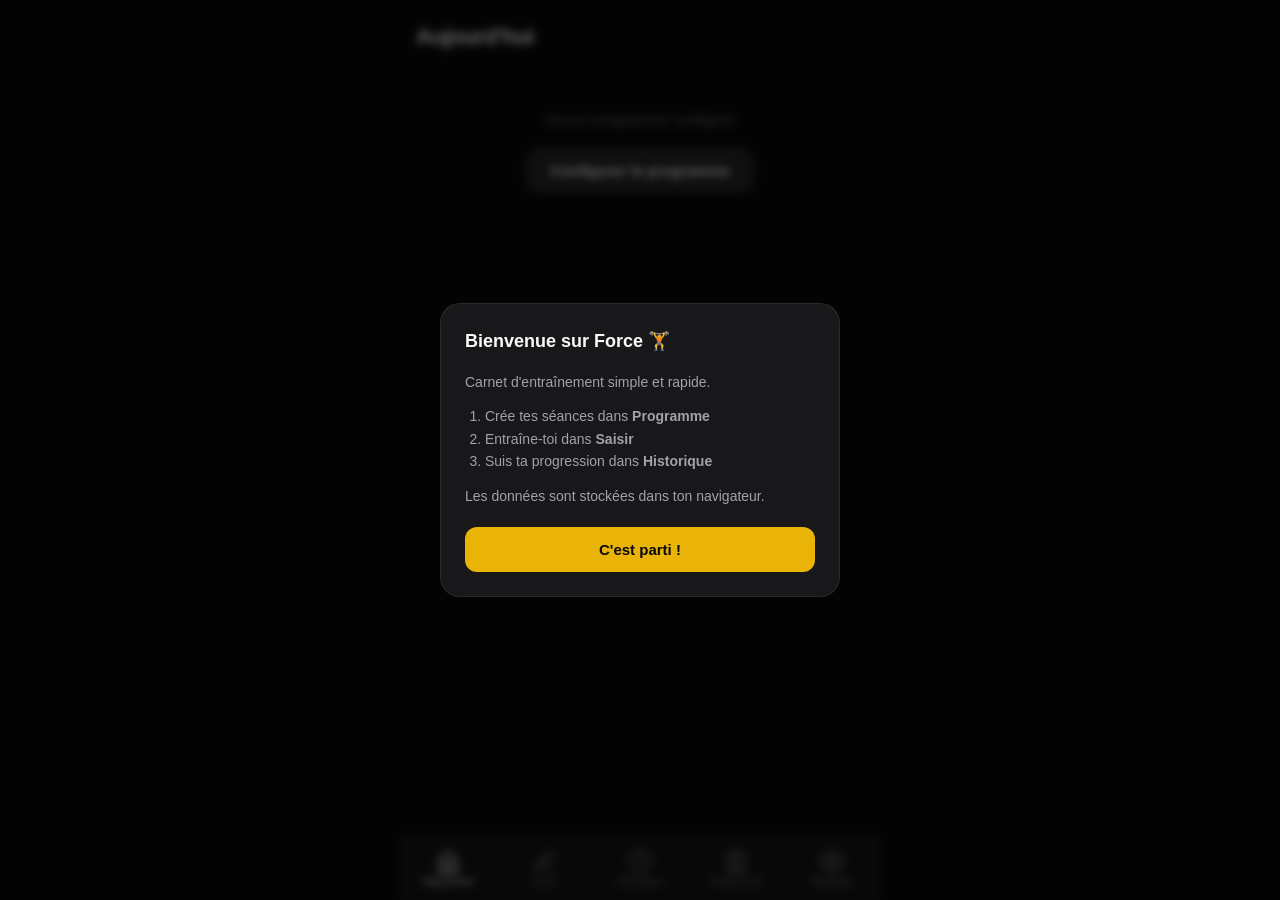
<file: mobile/index.html>
<!DOCTYPE html>
<html lang="fr">
<head>
  <meta charset="UTF-8">
  <meta name="viewport" content="width=device-width, initial-scale=1.0, viewport-fit=cover">
  <meta name="theme-color" content="#09090b">
  <meta name="apple-mobile-web-app-capable" content="yes">
  <meta name="apple-mobile-web-app-status-bar-style" content="black-translucent">
  <title>Force</title>
  <link rel="manifest" href="manifest.json">
  <link rel="icon" href="icons/icon.svg" type="image/svg+xml">
  <link rel="apple-touch-icon" href="icons/icon-192.png">
  <link rel="stylesheet" href="css/style.css">
</head>
<body>
  <div id="app">

    <div id="screen-today" class="screen active"></div>

    <div id="screen-log" class="screen"></div>

    <div id="screen-history" class="screen"></div>

    <div id="screen-program" class="screen"></div>

    <div id="screen-settings" class="screen"></div>

    <nav id="bottom-nav" role="navigation" aria-label="Navigation principale">
      <button class="nav-item active" data-screen="today" aria-label="Aujourd'hui">
        <svg viewBox="0 0 24 24" aria-hidden="true"><path d="M3 9l9-7 9 7v11a2 2 0 0 1-2 2H5a2 2 0 0 1-2-2z"/><polyline points="9 22 9 12 15 12 15 22"/></svg>
        <span>Aujourd'hui</span>
      </button>
      <button class="nav-item" data-screen="log" aria-label="Saisir">
        <svg viewBox="0 0 24 24" aria-hidden="true"><path d="M12 20h9"/><path d="M16.5 3.5a2.121 2.121 0 0 1 3 3L7 19l-4 1 1-4L16.5 3.5z"/></svg>
        <span>Saisir</span>
      </button>
      <button class="nav-item" data-screen="history" aria-label="Historique">
        <svg viewBox="0 0 24 24" aria-hidden="true"><circle cx="12" cy="12" r="10"/><polyline points="12 6 12 12 16 14"/></svg>
        <span>Historique</span>
      </button>
      <button class="nav-item" data-screen="program" aria-label="Programme">
        <svg viewBox="0 0 24 24" aria-hidden="true"><path d="M4 19.5A2.5 2.5 0 0 1 6.5 17H20"/><path d="M6.5 2H20v20H6.5A2.5 2.5 0 0 1 4 19.5v-15A2.5 2.5 0 0 1 6.5 2z"/><line x1="8" y1="7" x2="16" y2="7"/><line x1="8" y1="11" x2="14" y2="11"/></svg>
        <span>Programme</span>
      </button>
      <button class="nav-item" data-screen="settings" aria-label="Réglages">
        <svg viewBox="0 0 24 24" aria-hidden="true"><circle cx="12" cy="12" r="3"/><path d="M19.4 15a1.65 1.65 0 0 0 .33 1.82l.06.06a2 2 0 0 1 0 2.83 2 2 0 0 1-2.83 0l-.06-.06a1.65 1.65 0 0 0-1.82-.33 1.65 1.65 0 0 0-1 1.51V21a2 2 0 0 1-2 2 2 2 0 0 1-2-2v-.09A1.65 1.65 0 0 0 9 19.4a1.65 1.65 0 0 0-1.82.33l-.06.06a2 2 0 0 1-2.83 0 2 2 0 0 1 0-2.83l.06-.06A1.65 1.65 0 0 0 4.68 15a1.65 1.65 0 0 0-1.51-1H3a2 2 0 0 1-2-2 2 2 0 0 1 2-2h.09A1.65 1.65 0 0 0 4.6 9a1.65 1.65 0 0 0-.33-1.82l-.06-.06a2 2 0 0 1 0-2.83 2 2 0 0 1 2.83 0l.06.06A1.65 1.65 0 0 0 9 4.68a1.65 1.65 0 0 0 1-1.51V3a2 2 0 0 1 2-2 2 2 0 0 1 2 2v.09a1.65 1.65 0 0 0 1 1.51 1.65 1.65 0 0 0 1.82-.33l.06-.06a2 2 0 0 1 2.83 0 2 2 0 0 1 0 2.83l-.06.06a1.65 1.65 0 0 0-.33 1.82V9a1.65 1.65 0 0 0 1.51 1H21a2 2 0 0 1 2 2 2 2 0 0 1-2 2h-.09a1.65 1.65 0 0 0-1.51 1z"/></svg>
        <span>Réglages</span>
      </button>
    </nav>

    <div id="kb-dismiss"><button onclick="document.activeElement && document.activeElement.blur()">OK</button></div>

    <div id="modal" class="modal-overlay" role="dialog" aria-modal="true" aria-label="Dialogue">
      <div class="modal" id="modal-content"></div>
    </div>

    <div id="toast" class="toast" role="status" aria-live="polite"></div>
  </div>

  <script src="js/data.js"></script>
  <script src="js/export.js"></script>
  <script src="js/log.js"></script>
  <script src="js/app.js"></script>
</body>
</html>
</file>
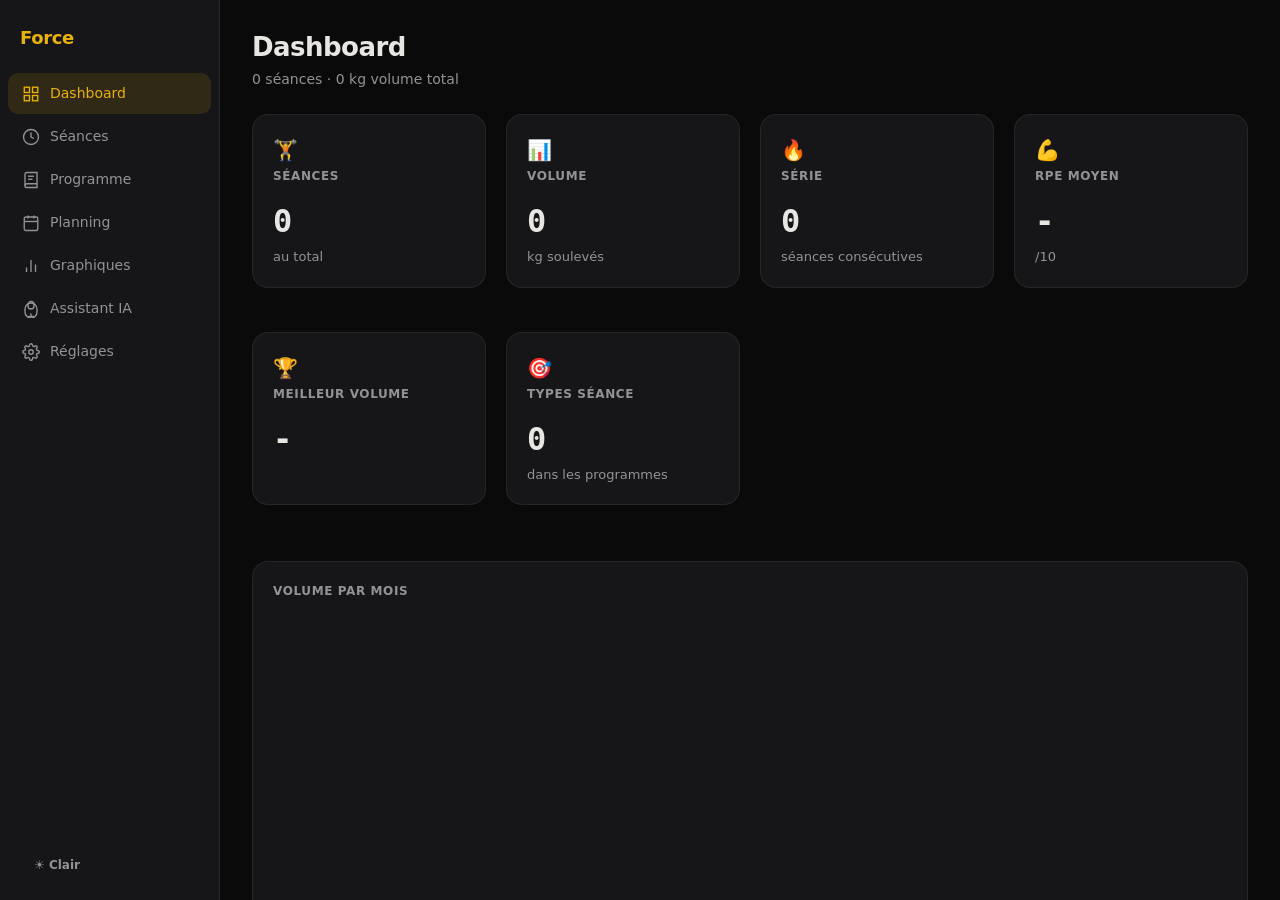
<file: desktop/dashboard.html>
<!DOCTYPE html>
<html lang="fr">
<head>
<meta charset="UTF-8">
<meta name="viewport" content="width=device-width, initial-scale=1.0">
<title>Force - Dashboard</title>
<style>
*,*::before,*::after{box-sizing:border-box;margin:0;padding:0}
:root{--bg:#0a0a0a;--surface:#161618;--surface-2:#1e1e20;--surface-3:#2a2a2d;--border:rgba(255,255,255,0.07);--border-2:rgba(255,255,255,0.12);--text:#e8e6e3;--text-2:#949296;--text-3:#6b696e;--accent:#eab308;--accent-bg:rgba(234,179,8,0.12);--success:#22c55e;--success-bg:rgba(34,197,94,0.12);--danger:#ef4444;--danger-bg:rgba(239,68,68,0.12);--blue:#3b82f6;--blue-bg:rgba(59,130,246,0.12);--orange:#f97316;--orange-bg:rgba(249,115,22,0.12);--font:system-ui,-apple-system,sans-serif;--font-mono:ui-monospace,SFMono-Regular,Menlo,monospace;--radius:10px;--radius-lg:16px;--sidebar-w:220px;--header-h:0px}
body.light{--bg:#f5f5f0;--surface:#ffffff;--surface-2:#e8e7e4;--surface-3:#dddcd8;--border:rgba(0,0,0,0.08);--border-2:rgba(0,0,0,0.15);--text:#1a1a18;--text-2:#6b696e;--text-3:#949296}
html,body{height:100%;font-family:var(--font);font-size:15px;line-height:1.5;color:var(--text);background:var(--bg);-webkit-font-smoothing:antialiased}
button{cursor:pointer;font:inherit;color:inherit;border:none;background:none}
input,textarea,select{font:inherit;color:inherit;border:none;outline:none;background:none}
input[type=number]::-webkit-inner-spin-button{-webkit-appearance:none}
a{color:var(--accent);text-decoration:none}

.layout{display:flex;height:100vh;overflow:hidden}
.sidebar{width:var(--sidebar-w);background:var(--surface);border-right:1px solid var(--border);display:flex;flex-direction:column;flex-shrink:0;padding:12px 8px;gap:2px}
.sidebar-brand{padding:12px 12px 20px;font-weight:800;font-size:18px;letter-spacing:-0.02em;color:var(--accent);display:flex;align-items:center;gap:8px}
.sidebar-item{display:flex;align-items:center;gap:10px;padding:10px 14px;border-radius:var(--radius);color:var(--text-2);font-weight:500;font-size:14px;transition:all .15s}
.sidebar-item:hover{background:var(--surface-2);color:var(--text)}
.sidebar-item.active{background:var(--accent-bg);color:var(--accent)}
.sidebar-item svg{width:18px;height:18px;stroke:currentColor;fill:none;stroke-width:1.8;flex-shrink:0}
.sidebar-spacer{flex:1}
.sidebar-footer{padding:8px 14px;font-size:12px;color:var(--text-3)}

.main{flex:1;overflow-y:auto;padding:28px 32px;min-width:0}
.main::-webkit-scrollbar{width:6px}
.main::-webkit-scrollbar-track{background:transparent}
.main::-webkit-scrollbar-thumb{background:var(--surface-3);border-radius:3px}

.view{display:none}
.view.active{display:block}

.page-header{display:flex;align-items:center;justify-content:space-between;margin-bottom:24px;flex-wrap:wrap;gap:12px}
.page-title{font-size:26px;font-weight:800;letter-spacing:-0.02em}
.page-subtitle{font-size:14px;color:var(--text-2);margin-top:2px}
.page-actions{display:flex;gap:8px;align-items:center}

.card{background:var(--surface);border:1px solid var(--border);border-radius:var(--radius-lg);padding:20px;margin-bottom:24px}
.card-title{font-size:12px;font-weight:600;color:var(--text-2);text-transform:uppercase;letter-spacing:.05em;margin-bottom:12px}
.card-value{font-size:32px;font-weight:700;letter-spacing:-0.02em;font-family:var(--font-mono)}
.card-label{font-size:13px;color:var(--text-2);margin-top:2px}

.stats-grid{display:grid;grid-template-columns:repeat(auto-fit,minmax(220px,1fr));gap:20px;margin-bottom:32px}
.stats-grid .card{transition:all .2s}
.stats-grid .card:hover{transform:translateY(-2px);border-color:var(--border-2)}
.chart-grid{display:grid;grid-template-columns:1fr 1fr;gap:20px;margin-bottom:20px}
.chart-card{background:var(--surface);border:1px solid var(--border);border-radius:var(--radius-lg);padding:20px;margin-bottom:24px}
.chart-grid .chart-card{margin-bottom:0}
.chart-card .card-title{margin-bottom:10px}
.chart-card canvas{width:100%;height:280px;display:block}
.chart-desc{font-size:13px;color:var(--text-3);margin-top:8px;font-style:italic;line-height:1.5}
.card-gap{margin-bottom:24px}

.btn{display:inline-flex;align-items:center;justify-content:center;gap:6px;padding:9px 18px;border-radius:var(--radius);font-weight:600;font-size:13px;transition:all .15s}
.btn:active{transform:scale(.97)}
.btn-primary{background:var(--accent);color:#0a0a0a}
.btn-secondary{background:var(--surface-3);color:var(--text)}
.btn-secondary:hover{background:var(--border-2)}
.btn-success{background:var(--success);color:#0a0a0a}
.btn-danger{background:var(--danger-bg);color:var(--danger)}
.btn-ghost{background:transparent;color:var(--text-2);padding:6px 10px}
.btn-sm{padding:6px 12px;font-size:12px}
.btn-icon{width:34px;height:34px;padding:0;border-radius:50%}

.badge{display:inline-flex;align-items:center;gap:4px;padding:3px 9px;border-radius:999px;font-size:11px;font-weight:600}
.badge-session-0{background:var(--blue-bg);color:var(--blue)}
.badge-session-1{background:var(--orange-bg);color:var(--orange)}
.badge-session-2{background:#1a3a2a;color:#4ade80}
.badge-session-3{background:#2a1a3a;color:#c084fc}
.badge-session-4{background:#3a1a2a;color:#f472b6}
.badge-session-5{background:#1a2a3a;color:#22d3ee}
.badge-session-6{background:#3a2a1a;color:#fb923c}
.badge-session-7{background:#2a2a1a;color:#facc15}
.badge-accent{background:var(--accent-bg);color:var(--accent)}
.badge-success{background:var(--success-bg);color:var(--success)}

table{width:100%;border-collapse:collapse;font-size:14px}
th{text-align:left;padding:10px 12px;color:var(--text-2);font-weight:600;font-size:12px;text-transform:uppercase;letter-spacing:.03em;border-bottom:1px solid var(--border)}
td{padding:10px 12px;border-bottom:1px solid var(--border)}
tr:hover td{background:var(--surface-2)}

input.input,textarea.input,select.input{width:100%;padding:10px 14px;background:var(--surface-2);border:1px solid var(--border);border-radius:var(--radius);font-size:14px;color:var(--text);transition:border-color .15s}
input.input:focus,textarea.input:focus,select.input:focus{border-color:var(--accent)}
textarea.input{resize:vertical;min-height:70px}
.input-group{margin-bottom:14px}
.input-label{font-size:12px;font-weight:600;color:var(--text-2);margin-bottom:4px;display:block}

.modal-overlay{position:fixed;top:0;left:0;right:0;bottom:0;background:rgba(0,0,0,.6);backdrop-filter:blur(4px);z-index:200;display:none;align-items:center;justify-content:center}
.modal-overlay.active{display:flex}
.modal{background:var(--surface);border:1px solid var(--border-2);border-radius:var(--radius-lg);padding:24px;width:90%;max-width:500px;max-height:85vh;overflow-y:auto}
.modal-title{font-size:18px;font-weight:700;margin-bottom:16px}
.modal-actions{display:flex;gap:8px;margin-top:20px;justify-content:flex-end}
.modal-actions .btn{flex:auto;max-width:200px}
.modal-lg{max-width:650px}

.code-area{width:100%;min-height:80px;padding:12px;background:var(--surface-2);border:1px solid var(--border);border-radius:var(--radius);font-family:var(--font-mono);font-size:12px;color:var(--text-2);resize:vertical}

.toast{position:fixed;bottom:24px;right:24px;background:var(--surface);border:1px solid var(--border-2);border-radius:var(--radius);padding:12px 20px;font-size:14px;font-weight:500;z-index:300;opacity:0;transition:opacity .3s;pointer-events:none}
.toast.show{opacity:1}
.toast.success{border-color:var(--success)}
.toast.error{border-color:var(--danger)}

.empty-state{text-align:center;padding:48px 20px;color:var(--text-3)}
.empty-state svg{width:48px;height:48px;stroke:var(--text-3);margin-bottom:12px;opacity:.5}
.empty-state p{font-size:15px}

.session-row{cursor:pointer;transition:background .15s}
.session-row:hover td{background:var(--surface-2)!important}
.exercise-block{padding:12px;background:var(--surface-2);border-radius:var(--radius);margin-bottom:8px;border-left:3px solid var(--accent)}
.exercise-block:nth-child(even){background:var(--surface)}
.exercise-block:last-child{margin-bottom:0}
.exercise-block-name{font-weight:600;font-size:15px}
.exercise-block-sets{font-family:var(--font-mono);font-size:14px;color:var(--text);margin-top:4px}
.exercise-block-meta{display:flex;gap:12px;margin-top:4px;font-size:13px}

.settings-card{text-align:center;padding:20px}
.settings-card .btn{padding:10px 20px;font-size:14px}
.settings-stats-grid{display:grid;grid-template-columns:repeat(auto-fit,minmax(140px,1fr));gap:16px}
.settings-stats-grid .stat-box{background:var(--surface-2);border:1px solid var(--border);border-radius:var(--radius);padding:16px 12px;text-align:center}
.settings-stats-grid .stat-box .card-value{font-size:28px}
.settings-actions{display:flex;gap:12px;justify-content:center;flex-wrap:wrap}
.settings-actions .btn{padding:14px 28px;font-size:15px;font-weight:700;border-radius:var(--radius-lg)}
.btn-import{background:var(--success);color:#0a0a0a}
.btn-import:hover{filter:brightness(1.1)}

.program-exercise{display:flex;align-items:flex-start;gap:10px;padding:12px 14px;background:var(--surface-2);border-left:3px solid var(--accent-bg);border-radius:var(--radius);margin-bottom:8px;cursor:pointer;transition:all .15s}
.program-exercise:hover{background:var(--surface-3);border-left-color:var(--accent)}
.program-exercise-info{flex:1}
.program-exercise-name{font-weight:600;font-size:15px;margin-bottom:4px}
.program-exercise-targets{display:flex;gap:8px;flex-wrap:wrap;margin-bottom:4px}
.program-exercise-targets .tg{display:inline-flex;align-items:center;gap:3px;padding:2px 8px;border-radius:999px;font-size:11px;font-weight:600;background:var(--surface-3);color:var(--text-2)}
.program-exercise-targets .tg-reps{background:var(--accent-bg);color:var(--accent)}
.program-exercise-targets .tg-weight{background:var(--success-bg);color:var(--success)}
.program-exercise-targets .tg-rest{background:var(--blue-bg);color:var(--blue)}
.program-exercise-last{font-size:12px;color:var(--text-3);display:flex;align-items:center;gap:4px;margin-top:2px}

.ex-lib-item{display:flex;align-items:center;gap:8px;padding:8px 10px;background:var(--surface-2);border-radius:var(--radius);margin-bottom:4px;font-size:13px;transition:background .15s;cursor:pointer}
.ex-lib-item:hover{background:var(--surface-3)}
.ex-lib-item .ex-lib-name{flex:1;font-weight:500}
.ex-lib-item .ex-lib-count{font-size:11px;color:var(--text-3);font-family:var(--font-mono)}
.session-card{margin-bottom:16px}
.session-card-header{display:flex;align-items:center;justify-content:space-between;margin-bottom:10px}

.filter-bar{display:flex;gap:8px;margin-bottom:16px;flex-wrap:wrap;align-items:center}
.filter-bar select{min-width:140px}

.fade-in{animation:fadeIn .25s ease-out}
@keyframes fadeIn{from{opacity:0;transform:translateY(8px)}to{opacity:1;transform:translateY(0)}}

.ai-question{display:flex;align-items:center;gap:8px;padding:8px 12px;background:var(--surface-2);border-radius:var(--radius);margin-bottom:0;cursor:pointer;transition:all .15s;border:1px solid transparent}
.ai-question:hover{background:var(--surface-3);border-color:var(--border-2)}
.ai-question:has(input:checked){background:var(--accent-bg);border-color:var(--accent)}
.ai-prompt-area{width:100%;min-height:160px;padding:14px;background:var(--surface-2);border:1px solid var(--border);border-radius:var(--radius);font-family:var(--font-mono);font-size:12px;color:var(--text-2);resize:vertical;line-height:1.6}

.calendar-grid{display:grid;grid-template-columns:repeat(7,1fr);gap:6px;margin-bottom:16px}
.calendar-day{display:flex;flex-direction:column;align-items:center;justify-content:center;border-radius:var(--radius);background:var(--surface-2);border:1px solid var(--border);font-size:12px;cursor:pointer;transition:all .15s;min-height:68px;padding:4px 2px}
.calendar-day:hover{background:var(--surface-3);border-color:var(--accent)}
.calendar-day.today{border-color:var(--accent);background:var(--accent-bg)}
.calendar-day .day-name{font-size:10px;color:var(--text-3);text-transform:uppercase;letter-spacing:.04em;margin-bottom:2px}
.calendar-day .day-num{font-weight:700;font-size:14px}
.calendar-day .day-label{font-size:10px;color:var(--text-3);margin-top:2px;text-align:center;line-height:1.2;max-width:100%;overflow:hidden;text-overflow:ellipsis;white-space:nowrap}
.calendar-day .day-empty{font-size:10px;color:var(--text-3)}
.calendar-header{font-size:12px;font-weight:600;color:var(--text-2);text-align:center;padding:4px 0}
.calendar-nav{display:flex;align-items:center;justify-content:space-between;margin-bottom:12px;gap:8px}
.calendar-nav .btn{padding:6px 12px;font-size:13px}

@media(max-width:800px){.sidebar{width:56px}.sidebar-item span,.sidebar-brand span{display:none}.sidebar-brand{padding:12px 8px 20px;justify-content:center}.main{padding:16px}.chart-grid{grid-template-columns:1fr}.stats-grid{grid-template-columns:1fr 1fr}}
@media(max-width:480px){.stats-grid{grid-template-columns:1fr}}
</style>
</head>
<body>
<div class="layout">
  <nav class="sidebar">
    <div class="sidebar-brand"><span>Force</span></div>
    <button class="sidebar-item active" data-view="dashboard">
      <svg viewBox="0 0 24 24"><rect x="3" y="3" width="7" height="7"/><rect x="14" y="3" width="7" height="7"/><rect x="3" y="14" width="7" height="7"/><rect x="14" y="14" width="7" height="7"/></svg>
      <span>Dashboard</span>
    </button>
    <button class="sidebar-item" data-view="sessions">
      <svg viewBox="0 0 24 24"><circle cx="12" cy="12" r="10"/><polyline points="12 6 12 12 16 14"/></svg>
      <span>Séances</span>
    </button>
    <button class="sidebar-item" data-view="program">
      <svg viewBox="0 0 24 24"><path d="M4 19.5A2.5 2.5 0 0 1 6.5 17H20"/><path d="M6.5 2H20v20H6.5A2.5 2.5 0 0 1 4 19.5v-15A2.5 2.5 0 0 1 6.5 2z"/><line x1="8" y1="7" x2="16" y2="7"/><line x1="8" y1="11" x2="14" y2="11"/></svg>
      <span>Programme</span>
    </button>
    <button class="sidebar-item" data-view="planning">
      <svg viewBox="0 0 24 24"><rect x="3" y="4" width="18" height="18" rx="2" ry="2"/><line x1="16" y1="2" x2="16" y2="6"/><line x1="8" y1="2" x2="8" y2="6"/><line x1="3" y1="10" x2="21" y2="10"/></svg>
      <span>Planning</span>
    </button>
    <button class="sidebar-item" data-view="charts">
      <svg viewBox="0 0 24 24"><line x1="18" y1="20" x2="18" y2="10"/><line x1="12" y1="20" x2="12" y2="4"/><line x1="6" y1="20" x2="6" y2="14"/></svg>
      <span>Graphiques</span>
    </button>
    <button class="sidebar-item" data-view="assistant">
      <svg viewBox="0 0 24 24"><path d="M12 2a4 4 0 0 1 4 4v2a4 4 0 0 1-8 0V6a4 4 0 0 1 4-4z"/><path d="M4 12a8 8 0 0 1 16 0v4a8 8 0 0 1-16 0v-4z"/><line x1="12" y1="18" x2="12" y2="22"/><line x1="8" y1="22" x2="16" y2="22"/></svg>
      <span>Assistant IA</span>
    </button>
    <button class="sidebar-item" data-view="settings">
      <svg viewBox="0 0 24 24"><circle cx="12" cy="12" r="3"/><path d="M19.4 15a1.65 1.65 0 0 0 .33 1.82l.06.06a2 2 0 0 1 0 2.83 2 2 0 0 1-2.83 0l-.06-.06a1.65 1.65 0 0 0-1.82-.33 1.65 1.65 0 0 0-1 1.51V21a2 2 0 0 1-2 2 2 2 0 0 1-2-2v-.09A1.65 1.65 0 0 0 9 19.4a1.65 1.65 0 0 0-1.82.33l-.06.06a2 2 0 0 1-2.83 0 2 2 0 0 1 0-2.83l.06-.06A1.65 1.65 0 0 0 4.68 15a1.65 1.65 0 0 0-1.51-1H3a2 2 0 0 1-2-2 2 2 0 0 1 2-2h.09A1.65 1.65 0 0 0 4.6 9a1.65 1.65 0 0 0-.33-1.82l-.06-.06a2 2 0 0 1 0-2.83 2 2 0 0 1 2.83 0l.06.06A1.65 1.65 0 0 0 9 4.68a1.65 1.65 0 0 0 1-1.51V3a2 2 0 0 1 2-2 2 2 0 0 1 2 2v.09a1.65 1.65 0 0 0 1 1.51 1.65 1.65 0 0 0 1.82-.33l.06-.06a2 2 0 0 1 2.83 0 2 2 0 0 1 0 2.83l-.06.06a1.65 1.65 0 0 0-.33 1.82V9a1.65 1.65 0 0 0 1.51 1H21a2 2 0 0 1 2 2 2 2 0 0 1-2 2h-.09a1.65 1.65 0 0 0-1.51 1z"/></svg>
      <span>Réglages</span>
    </button>
    <div class="sidebar-spacer"></div>
    <div class="sidebar-footer">
      <button class="btn btn-sm btn-ghost" onclick="toggleTheme()" style="width:100%;justify-content:flex-start" id="theme-btn">☀️ Clair</button>
    </div>
  </nav>

  <main class="main">
    <div id="view-dashboard" class="view active"></div>
    <div id="view-sessions" class="view"></div>
    <div id="view-program" class="view"></div>
    <div id="view-planning" class="view"></div>
    <div id="view-charts" class="view"></div>
    <div id="view-assistant" class="view"></div>
    <div id="view-settings" class="view"></div>
  </main>
</div>

<div id="modal" class="modal-overlay">
  <div class="modal" id="modal-content"></div>
</div>
<div id="toast" class="toast"></div>

<script>
// ── DATA LAYER ──
const STORAGE_KEY = 'force_dash_v4'
const DEFAULT_DATA = { version:3, createdAt:'', updatedAt:'', program: { name:'Mon Programme', sessions:[], schedule:{type:'rotation',order:[],daysOfWeek:[]} }, programs:[], scheduleGrid:{}, scheduleTemplate:{}, exerciseLibrary:[], config:{ aiPresets:[] }, workouts:[] }
let appData = null
let dirHandle = null
let currentView = 'dashboard'
let chartCache = {}

function deepClone(o){return JSON.parse(JSON.stringify(o))}
function genId(){return Date.now().toString(36)+Math.random().toString(36).slice(2,8)}
function logError(ctx,err){console.warn('[ForceDash] '+ctx+': '+(err instanceof Error?err.message:String(err)))}
function parseLocalDate(str){if(!str)return new Date();const p=str.split('-');return p.length===3?new Date(parseInt(p[0]),parseInt(p[1])-1,parseInt(p[2])):new Date(str)}
function fmtDate(d){return parseLocalDate(d).toLocaleDateString('fr-FR',{day:'numeric',month:'short',year:'numeric'})}
function fmtDur(s){const m=Math.floor(s/60);return m+':'+(s%60).toString().padStart(2,'0')}
function fmtMonth(d){return parseLocalDate(d).toLocaleDateString('fr-FR',{month:'long',year:'numeric'})}
function getSesh(d,id){return d.program.sessions.find(s=>s.id===id)}
function displayWeight(w,bw){return w>0?w+' kg':bw?'PDC':'0 kg'}
function getSessionColorClass(sessionId,sessions){
  const idx=sessions.findIndex(s=>s.id===sessionId)
  return 'badge-session-'+(idx>=0?idx%8:0)
}
function fmtDateStr(d){
  const y=d.getFullYear(),m=(d.getMonth()+1).toString().padStart(2,'0'),day=d.getDate().toString().padStart(2,'0')
  return y+'-'+m+'-'+day
}

// File System Access API
async function openDataDir() {
  try {
    dirHandle = await window.showDirectoryPicker({ id:'force-v4', mode:'readwrite' })
    const fileHandle = await dirHandle.getFileHandle('force-v4.json', { create:true })
    const file = await fileHandle.getFile()
    const text = await file.text()
    if (text.trim()) {
      appData = JSON.parse(text)
    } else {
      appData = deepClone(DEFAULT_DATA)
    }
    return true
  } catch(e) {
    if (e.name === 'AbortError' || e.name === 'SecurityError') return false
    logError('openDataDir',e)
    return false
  }
}

async function saveDataFile() {
  if (!dirHandle || !appData) return
  try {
    appData.updatedAt = new Date().toISOString()
    const fileHandle = await dirHandle.getFileHandle('force-v4.json', { create:true })
    const writable = await fileHandle.createWritable()
    await writable.write(JSON.stringify(appData, null, 2))
    await writable.close()
  } catch(e) { console.error('Save error:', e) }
}

function storeBackup() {
  try { localStorage.setItem(STORAGE_KEY, JSON.stringify(appData)) } catch {}
}

function loadBackup() {
  try {
    const raw = localStorage.getItem(STORAGE_KEY)
    if (raw) { appData = JSON.parse(raw); return true }
  } catch {}
  return false
}

// ── HELPERS ──
function calcVol(w) {
  return w.exercises.reduce((t,e)=>t+e.sets.reduce((s,st)=>s+(st.reps||0)*(st.weight||0),0),0)
}
function calcStreak(d) {
  if(!d.workouts.length) return 0
  const sorted=[...d.workouts].sort((a,b)=>parseLocalDate(b.date)-parseLocalDate(a.date))
  const sched=d.program.schedule
  const maxGap=sched.type==='weekly'&&sched.daysOfWeek.length
    ?Math.max(...sched.daysOfWeek.map((day,i,a)=>{if(i===0)return Math.min(day+7-a[a.length-1],day);return day-a[i-1]}))
    :sched.order.length>1?sched.order.length:4
  let st=1
  for(let i=1;i<sorted.length;i++){
    const prev=parseLocalDate(sorted[i-1].date),curr=parseLocalDate(sorted[i].date)
    if((prev-curr)/(864e5)<=maxGap) st++; else break
  }
  return st
}
function est1RM(reps,weight){
  if(reps<=0||weight<=0) return 0
  if(reps===1) return weight
  return Math.round(weight*(1+reps/30)*10)/10
}
function getLastEx(d,exId){
  for(let i=d.workouts.length-1;i>=0;i--){
    const ex=d.workouts[i].exercises.find(e=>e.exerciseId===exId)
    if(ex) return ex
  } return null
}
function getSeshByDate(d,w){
  const allSessions=d.programs.flatMap(p=>p.sessions)
  const s=allSessions.find(s=>s.id===w.sessionId)
  return s||{name:w.sessionId,exercises:[]}
}

// Migration v1 → v2 (programs[], scheduleGrid, exerciseLibrary)
function migrateDataV2(d){
  if(d.version>=2)return
  d.version=2
  if(!d.programs||!d.programs.length){
    d.programs=[deepClone(d.program)]
  }
  if(!d.scheduleGrid)d.scheduleGrid={}
  if(!d.scheduleTemplate)d.scheduleTemplate={}
  // Migrate old scheduleGrid format (string program name → {progIdx,sessionId})
  for(const key of Object.keys(d.scheduleGrid)){
    const val=d.scheduleGrid[key]
    if(typeof val==='string'&&val){
      const idx=d.programs.findIndex(p=>p.name===val)
      d.scheduleGrid[key]={progIdx:idx>=0?idx:0,sessionId:null}
    }
  }
  if(!d.exerciseLibrary)d.exerciseLibrary=[]
  if(!d.config)d.config={aiPresets:[]}
  // Build exercise library from existing sessions
  const seen=new Set()
  for(const p of d.programs){
    for(const s of p.sessions){
      for(const e of s.exercises){
        if(!seen.has(e.id)){
          seen.add(e.id)
          d.exerciseLibrary.push({id:e.id,name:e.name})
        }
      }
    }
  }
}

function migrateDataV3(d){
  if(d.version>=3)return
  d.version=3
  // Convert scheduleGrid: progIdx → progName
  for(const key of Object.keys(d.scheduleGrid||{})){
    const entry=d.scheduleGrid[key]
    if(entry&&entry.progIdx!==undefined&&!entry.progName){
      const prog=d.programs[entry.progIdx]
      if(prog){
        entry.progName=prog.name
      }
      delete entry.progIdx
    }
  }
  // Convert scheduleTemplate: progIdx → progName
  for(const key of Object.keys(d.scheduleTemplate||{})){
    const entry=d.scheduleTemplate[key]
    if(entry&&entry.progIdx!==undefined&&!entry.progName){
      const prog=d.programs[entry.progIdx]
      if(prog){
        entry.progName=prog.name
      }
      delete entry.progIdx
    }
  }
}

// ── NAV ──
function switchView(id){
  currentView=id
  document.querySelectorAll('.view').forEach(v=>v.classList.remove('active'))
  document.querySelectorAll('.sidebar-item').forEach(i=>i.classList.remove('active'))
  document.getElementById('view-'+id).classList.add('active')
  document.querySelector(`[data-view="${id}"]`).classList.add('active')
  switch(id){
    case'dashboard':renderDashboard();break
    case'sessions':renderSessions();break
    case'program':renderProgram();break
    case'planning':renderPlanning();break
    case'charts':renderCharts();break
    case'settings':renderSettings();break
    case'assistant':renderAssistant();break
  }
}
document.querySelectorAll('.sidebar-item[data-view]').forEach(b=>b.addEventListener('click',()=>switchView(b.dataset.view)))

// ── MODAL ──
function showModal(html,cls){
  document.getElementById('modal-content').innerHTML=html
  const m=document.getElementById('modal')
  m.classList.add('active')
  if(cls) m.querySelector('.modal').classList.add(cls)
}
function hideModal(){document.getElementById('modal').classList.remove('active')}
document.getElementById('modal').addEventListener('click',e=>{if(e.target===e.currentTarget)hideModal()})

function toast(msg,type){
  const el=document.getElementById('toast')
  el.textContent=msg;el.className='toast';if(type)el.classList.add(type)
  el.classList.add('show');setTimeout(()=>el.classList.remove('show'),2500)
}

// ── THEME ──
function toggleTheme(){
  document.body.classList.toggle('light')
  const b=document.getElementById('theme-btn')
  const isLight=document.body.classList.contains('light')
  b.textContent=isLight?'🌙 Sombre':'☀️ Clair'
  localStorage.setItem('force_dash_theme',isLight?'light':'dark')
}
function restoreTheme(){
  const t=localStorage.getItem('force_dash_theme')
  if(t==='light'){document.body.classList.add('light');document.getElementById('theme-btn').textContent='🌙 Sombre'}
}

// ═══════════════════════════════════════════════════════════════════
//  DASHBOARD VIEW
// ═══════════════════════════════════════════════════════════════════

function renderDashboard() {
  const v=document.getElementById('view-dashboard')
  const d=appData
  const total=d.workouts.length
  const streak=calcStreak(d)
  const totalVol=d.workouts.reduce((t,w)=>t+calcVol(w),0)
  const avgRpe=d.workouts.reduce((t,w)=>t+w.exercises.reduce((s,e)=>s+(e.rpe||0),0)/Math.max(w.exercises.filter(e=>e.rpe>0).length,1),0)/Math.max(d.workouts.length,1)
  const best=d.workouts.reduce((b,w)=>{const v=calcVol(w);return v>b.v?{w,v}:b},{w:null,v:0})
  const lastW=d.workouts.length?d.workouts[d.workouts.length-1]:null

  let html=`<div class="page-header"><div>
    <h1 class="page-title">Dashboard</h1>
    <div class="page-subtitle">${total} séances · ${totalVol} kg volume total</div>
  </div></div>

  <div class="stats-grid">
    <div class="card"><div style="font-size:20px;margin-bottom:2px">🏋️</div><div class="card-title">Séances</div><div class="card-value">${total}</div><div class="card-label">au total</div></div>
    <div class="card"><div style="font-size:20px;margin-bottom:2px">📊</div><div class="card-title">Volume</div><div class="card-value">${totalVol.toLocaleString()}</div><div class="card-label">kg soulevés</div></div>
    <div class="card"><div style="font-size:20px;margin-bottom:2px">🔥</div><div class="card-title">Série</div><div class="card-value">${streak}</div><div class="card-label">séances consécutives</div></div>
    <div class="card"><div style="font-size:20px;margin-bottom:2px">💪</div><div class="card-title">RPE moyen</div><div class="card-value">${avgRpe?avgRpe.toFixed(1):'-'}</div><div class="card-label">/10</div></div>
    <div class="card"><div style="font-size:20px;margin-bottom:2px">🏆</div><div class="card-title">Meilleur volume</div><div class="card-value">${best.v?best.v.toLocaleString():'-'}</div><div class="card-label">${best.w?fmtDate(best.w.date):''}</div></div>
    <div class="card"><div style="font-size:20px;margin-bottom:2px">🎯</div><div class="card-title">Types séance</div><div class="card-value">${d.programs.reduce((t,p)=>t+p.sessions.length,0)}</div><div class="card-label">dans les programmes</div></div>
  </div>`

  // Monthly volume chart
  html+=`<div class="chart-card"><div class="card-title">Volume par mois</div><canvas id="ch-vol-month"></canvas>
    <div class="chart-desc">Volume total soulevé chaque mois. Une tendance à la hausse indique une progression continue.</div></div>`

  // Last sessions mini-table
  if(lastW){
    html+=`<div class="card"><div class="card-title">Dernières séances</div><table>
      <tr><th>Date</th><th>Session</th><th>Volume</th><th>Durée</th><th>RPE</th></tr>`
    const recent=[...d.workouts].reverse().slice(0,10)
    for(const w of recent){
      const s=getSeshByDate(d,w)
      html+=`<tr class="session-row" onclick="showSessionDetail('${w.id}')">
        <td>${fmtDate(w.date)}</td>
        <td><span class="badge ${getSessionColorClass(w.sessionId,[].concat(...d.programs.map(p=>p.sessions)))}">${w.sessionId}</span> ${s.name}</td>
        <td>${calcVol(w)} kg</td>
        <td>${w.duration?fmtDur(w.duration):'-'}</td>
        <td>${w.exercises.filter(e=>e.rpe>0).length?Math.round(w.exercises.reduce((t,e)=>t+(e.rpe||0),0)/w.exercises.filter(e=>e.rpe>0).length)+'/10':'-'}</td>
      </tr>`
    }
    html+=`</table></div>`
  } else {
    html+=`<div class="empty-state"><p>Aucune séance enregistrée. Importe des données ou commence sur l'app mobile.</p></div>`
  }

  v.innerHTML=html
  drawVolumeByMonth()
}

function drawVolumeByMonth(){
  const c=document.getElementById('ch-vol-month')
  if(!c)return
  const ctx=c.getContext('2d')
  const rect=c.parentElement.getBoundingClientRect()
  c.width=rect.width-32;c.height=280

  const W=c.width,H=c.height,pad={t:20,b:30,l:50,r:20}
  const months={}
  for(const w of appData.workouts){
    const d=parseLocalDate(w.date),k=d.getFullYear()+'-'+(d.getMonth()+1).toString().padStart(2,'0')
    months[k]=(months[k]||0)+calcVol(w)
  }
  const keys=Object.keys(months).sort()
  if(!keys.length)return

  const maxV=Math.max(...Object.values(months),1)
  const gw=W-pad.l-pad.r,gh=H-pad.t-pad.b
  const bw=Math.max(8,Math.min(60,gw/keys.length-4))

  ctx.clearRect(0,0,W,H)
  ctx.fillStyle=getComputedStyle(document.documentElement).getPropertyValue('--text-3').trim()||'#6b696e'
  ctx.font='13px system-ui';ctx.textAlign='center'
  keys.forEach((k,i)=>{
    const x=pad.l+gw*i/keys.length+gw/keys.length/2
    const h=(months[k]/maxV)*gh
    const grad=ctx.createLinearGradient(0,pad.t+gh-h,0,pad.t+gh)
    grad.addColorStop(0,'#eab308');grad.addColorStop(1,'rgba(234,179,8,0.3)')
    ctx.fillStyle=grad
    ctx.beginPath()
    ctx.roundRect(x-bw/2,pad.t+gh-h,bw,h,4)
    ctx.fill()
    ctx.fillStyle=getComputedStyle(document.documentElement).getPropertyValue('--text-2').trim()||'#949296'
    ctx.font='12px system-ui'
    ctx.fillText(k.slice(5)+'/'+k.slice(2,4),x,H-6)
  })
  // Y axis
  ctx.textAlign='right'
  for(let i=0;i<=4;i++){
    const v=maxV*i/4,y=pad.t+gh-gh*i/4
    ctx.fillStyle=getComputedStyle(document.documentElement).getPropertyValue('--border').trim()||'rgba(255,255,255,0.07)'
    ctx.fillRect(pad.l,y,gw,1)
    ctx.fillStyle=getComputedStyle(document.documentElement).getPropertyValue('--text-3').trim()||'#6b696e'
    ctx.font='12px system-ui'
    ctx.fillText(Math.round(v).toLocaleString(),pad.l-8,y+4)
  }
}

// ═══════════════════════════════════════════════════════════════════
//  SESSIONS VIEW
// ═══════════════════════════════════════════════════════════════════

function renderSessions(){
  const v=document.getElementById('view-sessions')
  const d=appData
  let html=`<div class="page-header"><div>
    <h1 class="page-title">Séances</h1>
    <div class="page-subtitle">${d.workouts.length} séances enregistrées</div>
  </div></div>`

  // Filter bar
  const months=[...new Set(d.workouts.map(w=>w.date.slice(0,7)))].sort().reverse()
  const sessionTypes=[...new Set(d.workouts.map(w=>w.sessionId))]
  const allSessions=d.programs.flatMap(p=>p.sessions)
  html+=`<div class="filter-bar">
    <select class="input" style="width:auto;padding:8px 12px" id="f-month" onchange="renderSessionList()">
      <option value="">Tous les mois</option>
      ${months.map(m=>`<option value="${m}">${m}</option>`).join('')}
    </select>
    <select class="input" style="width:auto;padding:8px 12px" id="f-type" onchange="renderSessionList()">
      <option value="">Tous les types</option>
      ${sessionTypes.map(t=>{const sesh=allSessions.find(s=>s.id===t);return `<option value="${t}">${sesh?esc(sesh.name):t}</option>`}).join('')}
    </select>
  </div>
  <div id="session-list"></div>`
  v.innerHTML=html
  renderSessionList()
}

function renderSessionList(){
  const el=document.getElementById('session-list')
  if(!el)return
  const d=appData
  const month=document.getElementById('f-month')?.value||''
  const type=document.getElementById('f-type')?.value||''
  let list=[...d.workouts]
  if(month)list=list.filter(w=>w.date.startsWith(month))
  if(type)list=list.filter(w=>w.sessionId===type)
  list.sort((a,b)=>parseLocalDate(b.date)-parseLocalDate(a.date))

  if(!list.length){el.innerHTML='<div class="empty-state"><p>Aucune séance trouvée</p></div>';return}
  let html=`<table><tr><th>Date</th><th>Session</th><th>Exercices</th><th>Volume</th><th>Durée</th><th>RPE</th></tr>`
  for(const w of list){
    const s=getSeshByDate(d,w)
    const rpe=w.exercises.filter(e=>e.rpe>0)
    const rpeAvg=rpe.length?Math.round(rpe.reduce((t,e)=>t+(e.rpe||0),0)/rpe.length):0
    html+=`<tr class="session-row" onclick="showSessionDetail('${w.id}')">
      <td>${fmtDate(w.date)}</td>
      <td><span class="badge ${getSessionColorClass(w.sessionId,[].concat(...d.programs.map(p=>p.sessions)))}">${w.sessionId}</span></td>
      <td>${w.exercises.filter(e=>e.sets.length).length}</td>
      <td>${calcVol(w)} kg</td>
      <td>${w.duration?fmtDur(w.duration):'-'}</td>
      <td>${rpeAvg?'<span class="badge badge-accent">'+rpeAvg+'/10</span>':'-'}</td>
    </tr>`
  }
  html+=`</table>`
  el.innerHTML=html
}

function showSessionDetail(id){
  const w=appData.workouts.find(x=>x.id===id)
  if(!w)return
  const s=getSeshByDate(appData,w)
  const vol=calcVol(w)
  const rpeAvg=w.exercises.filter(e=>e.rpe>0)
  const avg=rpeAvg.length?Math.round(rpeAvg.reduce((t,e)=>t+(e.rpe||0),0)/rpeAvg.length):0

  let html=`<div class="modal-title">Séance ${w.sessionId} · ${fmtDate(w.date)}</div>
    <div style="display:flex;gap:16px;margin-bottom:20px;font-size:13px;color:var(--text-2)">
      <span>Volume: ${vol} kg</span>
      <span>Durée: ${w.duration?fmtDur(w.duration):'-'}</span>
      ${avg?'<span>RPE: '+avg+'/10</span>':''}
    </div>`
  for(const ex of w.exercises){
    const def=s.exercises.find(e=>e.id===ex.exerciseId)
    if(!ex.sets.length)continue
    html+=`<div class="exercise-block">
      <div class="exercise-block-name">${esc(def?def.name:ex.exerciseId)}</div>
      <div class="exercise-block-sets">${ex.sets.map(st=>st.reps+'×'+displayWeight(st.weight,def?def.targetWeight===0:false)).join(' · ')}</div>
      <div class="exercise-block-meta">
        ${ex.rpe>0?'<span class="badge badge-accent">RPE '+ex.rpe+'</span>':''}
        ${ex.notes?'<span class="text-3">📝 '+esc(ex.notes)+'</span>':''}
      </div>
    </div>`
    // Compare with previous
    const prev=getLastEx(appData,ex.exerciseId)
    if(prev&&prev!==ex){
      const prevVol=prev.sets.reduce((t,st)=>t+(st.reps||0)*(st.weight||0),0)
      const curVol=ex.sets.reduce((t,st)=>t+(st.reps||0)*(st.weight||0),0)
      if(prevVol!==curVol){
        const delta=curVol-prevVol
        html+=`<div style="font-size:12px;color:${delta>0?'var(--success)':'var(--text-3)'}">${delta>0?'▲':'▼'} ${Math.abs(delta)} kg vs dernière fois</div>`
      }
    }
  }
  html+=`<div class="modal-actions">
    <button class="btn btn-danger" onclick="hideModal();deleteWorkout('${id}')">🗑 Supprimer</button>
    <button class="btn btn-secondary" onclick="hideModal()">Fermer</button>
    <button class="btn btn-primary" onclick="hideModal();editWorkout('${id}')">Modifier</button>
  </div>`
  showModal(html,'modal-lg')
}

// ═══════════════════════════════════════════════════════════════════
//  PROGRAM VIEW
// ═══════════════════════════════════════════════════════════════════

let _activeProgramIdx=0

function renderProgram(){
  const v=document.getElementById('view-program')
  const d=appData
  if(!d.programs.length)d.programs=[deepClone(d.program)]
  _activeProgramIdx=Math.min(_activeProgramIdx,d.programs.length-1)
  const active=d.programs[_activeProgramIdx]||d.programs[0]

  let html=`<div class="page-header"><div>
    <h1 class="page-title">Programme</h1>
    <div class="page-subtitle">${active.sessions.length} types de séance</div>
  </div><div class="page-actions">
    <button class="btn btn-sm btn-secondary" onclick="showAddProgram()">+ Programme</button>
    <button class="btn btn-primary" onclick="showAddSesh()">+ Séance</button>
    ${d.programs.length>1?`<button class="btn btn-sm btn-danger" onclick="deleteProgram()">✕ Supprimer</button>`:''}
  </div></div>`

  // Program tabs
  if(d.programs.length>1){
    html+=`<div style="display:flex;gap:6px;margin-bottom:16px;flex-wrap:wrap">`
    d.programs.forEach((p,i)=>{
      html+=`<button class="btn btn-sm ${i===_activeProgramIdx?'btn-primary':'btn-secondary'}" onclick="_activeProgramIdx=${i};renderProgram()">${esc(p.name)}</button>`
    })
    html+=`</div>`
  }

  html+=`<div class="card" style="margin-bottom:20px">
    <div class="input-group" style="margin:0">
      <label class="input-label">Nom du programme</label>
      <input class="input" value="${esc(active.name)}" onchange="active.name=this.value;if(d.programs[0])d.program.name=this.value;saveDataFile();storeBackup()" style="font-size:16px;font-weight:700">
    </div>
  </div>`

  for(const s of active.sessions){
    html+=`<div class="card session-card">
      <div class="session-card-header">
        <div><span class="badge ${getSessionColorClass(s.id,active.sessions)}">Séance ${s.id}</span>
        <span style="font-weight:600;margin-left:8px;font-size:16px">${esc(s.name)}</span></div>
        <div style="display:flex;gap:4px">
          <button class="btn btn-sm btn-secondary" onclick="showAddEx('${esc(s.id)}')">+ Ex.</button>
          <button class="btn btn-sm btn-danger" onclick="deleteSession('${esc(s.id)}')">✕ Supprimer</button>
        </div>
      </div>`
    for(const e of s.exercises){
      const last=getLastEx(appData,e.id)
      const lastVol=last?last.sets.reduce((t,st)=>t+(st.reps||0)*(st.weight||0),0):0
      html+=`<div class="program-exercise" onclick="editEx('${esc(s.id)}','${esc(e.id)}')">
        <div class="program-exercise-info">
          <div class="program-exercise-name">${esc(e.name)}</div>
          <div class="program-exercise-targets">
            <span class="tg tg-reps">${e.targetSets}×${e.targetReps}</span>
            <span class="tg tg-weight">${displayWeight(e.targetWeight,true)}</span>
            <span class="tg tg-rest">${e.restSec}s repos</span>
          </div>
          ${last?`<div class="program-exercise-last">Dernier: ${lastVol} kg${last.rpe?' · RPE '+last.rpe:''}</div>`:''}
        </div>
        <button class="btn btn-sm btn-danger" style="margin-top:2px;flex-shrink:0" onclick="event.stopPropagation();deleteExercise('${esc(s.id)}','${esc(e.id)}')">✕</button>
      </div>`
    }
    html+=`</div>`
  }

  if(!active.sessions.length){
    html+=`<div class="empty-state"><p>Aucune séance définie</p><button class="btn btn-primary mt-16" onclick="showAddSesh()">Ajouter une séance</button></div>`
  }

  // Action buttons
  html+=`<div style="display:flex;gap:8px;margin-top:16px;justify-content:center;flex-wrap:wrap">
    <button class="btn btn-sm btn-secondary" onclick="switchView('planning')">📅 Planning</button>
    <button class="btn btn-sm btn-secondary" onclick="showExLib()">📚 Bibliothèque (${d.exerciseLibrary.length})</button>
  </div>`

  // Sync appData.program with first program for dashboard/streak compatibility
  if(d.programs.length>0){
    const first=d.programs[0]
    d.program.name=first.name
    d.program.sessions=first.sessions
    d.program.schedule=first.schedule
  }
  v.innerHTML=html
}

function renderPlanning(){
  const d=appData
  const v=document.getElementById('view-planning')
  // Collect active program's schedule
  const active=d.programs[_activeProgramIdx]||d.programs[0]
  let html=`<div class="page-header"><div>
    <h1 class="page-title">📅 Planning</h1>
    <div class="page-subtitle">Calendrier 2 semaines + modèle hebdomadaire — clique sur un jour pour le personnaliser</div>
  </div></div>
  <div class="card"><div class="card-title">Calendrier</div>
    <div class="text-3" style="font-size:12px;margin-bottom:12px">Clique sur un jour pour assigner un programme ou le marquer comme repos.</div>
    <div id="cal-container"></div>
  </div>
  <div class="card"><div class="card-title">Configuration du schedule</div>
    <div class="input-group" style="margin-bottom:12px">
      <label class="input-label">Programme actif</label>
      <select class="input" id="sched-prog-select" onchange="switchSchedProgram(this.value)">
        ${d.programs.map((p,i)=>`<option value="${i}"${i===_activeProgramIdx?' selected':''}>${esc(p.name)}</option>`).join('')}
      </select>
    </div>
    <div class="input-group" style="margin-bottom:12px">
      <label class="input-label">Type</label>
      <select class="input" onchange="saveSchedType(this.value)">
        <option value="rotation"${active.schedule.type==='rotation'?' selected':''}>Rotation</option>
        <option value="weekly"${active.schedule.type==='weekly'?' selected':''}>Hebdomadaire</option>
      </select>
    </div>
    <div class="input-group" style="margin-bottom:12px">
      <label class="input-label">Ordre des séances (IDs séparés par des virgules)</label>
      <input class="input" value="${active.schedule.order.join(',')}" onchange="saveSchedOrder(this.value)" placeholder="A,B,C">
    </div>
    <div id="sched-days-cfg">${renderSchedDaysCfg(active)}</div>
  </div>`
  v.innerHTML=html
  renderPlanningCalendar(document.getElementById('cal-container'))
}

function switchSchedProgram(idx){
  _activeProgramIdx=parseInt(idx)
  renderPlanning()
}

function saveSchedType(val){
  const active=appData.programs[_activeProgramIdx]||appData.programs[0]
  active.schedule.type=val
  saveDataFile();storeBackup();renderPlanning()
}

function saveSchedOrder(val){
  const active=appData.programs[_activeProgramIdx]||appData.programs[0]
  active.schedule.order=val.split(',').map(s=>s.trim().toUpperCase()).filter(Boolean)
  saveDataFile();storeBackup();renderPlanning()
}

function renderSchedDaysCfg(prog){
  if(prog.schedule.type!=='weekly')return'<div class="text-3" style="font-size:12px">Mode rotation : l\'ordre détermine la prochaine séance automatiquement.</div>'
  const dayNames=['Dim','Lun','Mar','Mer','Jeu','Ven','Sam']
  let html='<label class="input-label">Jours d\'entraînement</label><div style="display:flex;gap:6px;flex-wrap:wrap;margin-top:6px">'
  for(let i=0;i<7;i++){
    const active=prog.schedule.daysOfWeek.includes(i)
    html+=`<button class="btn btn-sm ${active?'btn-primary':'btn-secondary'}" onclick="${active?`removeSchedDay(${i})`:`addSchedDay(${i})`}" style="flex:1;min-width:40px">${dayNames[i]}</button>`
  }
  html+='</div>'
  return html
}

function addSchedDay(day){
  const active=appData.programs[_activeProgramIdx]||appData.programs[0]
  if(!active.schedule.daysOfWeek.includes(day))active.schedule.daysOfWeek.push(day)
  active.schedule.daysOfWeek.sort((a,b)=>a-b)
  saveDataFile();storeBackup();renderPlanning()
}

function removeSchedDay(day){
  const active=appData.programs[_activeProgramIdx]||appData.programs[0]
  active.schedule.daysOfWeek=active.schedule.daysOfWeek.filter(d=>d!==day)
  saveDataFile();storeBackup();renderPlanning()
}

function showAddProgram(){
  showModal(`<div class="modal-title">Nouveau programme</div>
    <div class="input-group"><label class="input-label">Nom</label><input class="input" id="prog-name" placeholder="Force, Hypertrophie, Push/Pull..."></div>
    <div class="modal-actions">
      <button class="btn btn-secondary" onclick="hideModal()">Annuler</button>
      <button class="btn btn-primary" onclick="addProgram()">Créer</button>
    </div>`)
}
function addProgram(){
  const name=document.getElementById('prog-name').value.trim()||'Programme '+(appData.programs.length+1)
  appData.programs.push({name,sessions:[],schedule:{type:'rotation',order:[],daysOfWeek:[]}})
  _activeProgramIdx=appData.programs.length-1
  hideModal();saveDataFile();storeBackup();renderProgram()
}
function deleteProgram(){
  const d=appData
  if(d.programs.length<=1){toast('Impossible de supprimer le dernier programme','error');return}
  const name=d.programs[_activeProgramIdx].name
  if(!confirm('Supprimer le programme "'+name+'" ? Les séances de travail restent.'))return
  d.programs.splice(_activeProgramIdx,1)
  // Clean orphaned schedule entries
  for(const key of Object.keys(d.scheduleGrid||{})){
    if(d.scheduleGrid[key].progName===name)delete d.scheduleGrid[key]
  }
  for(const key of Object.keys(d.scheduleTemplate||{})){
    if(d.scheduleTemplate[key].progName===name)delete d.scheduleTemplate[key]
  }
  _activeProgramIdx=Math.min(_activeProgramIdx,d.programs.length-1)
  if(d.programs.length>0){d.program.name=d.programs[0].name;d.program.sessions=d.programs[0].sessions;d.program.schedule=d.programs[0].schedule}
  saveDataFile();storeBackup();renderProgram()
  toast('Programme supprimé','success')
}

function deleteSession(sid){
  const d=appData
  const active=d.programs[_activeProgramIdx]
  if(!active)return
  const s=active.sessions.find(x=>x.id===sid)
  if(!s||!confirm('Supprimer la séance '+s.id+' — '+s.name+' ?'))return
  active.sessions=active.sessions.filter(x=>x.id!==sid)
  if(d.programs[0])d.program.sessions=active.sessions
  saveDataFile();storeBackup();renderProgram()
}

function deleteExercise(sid,eid){
  const d=appData
  const active=d.programs[_activeProgramIdx]
  if(!active)return
  const s=active.sessions.find(x=>x.id===sid)
  if(!s)return
  const e=s.exercises.find(x=>x.id===eid)
  if(!e||!confirm('Supprimer '+e.name+' de la séance '+s.id+' ?'))return
  s.exercises=s.exercises.filter(x=>x.id!==eid)
  saveDataFile();storeBackup();renderProgram()
}

function deleteWorkout(id){
  if(!confirm('Supprimer cette séance enregistrée ?'))return
  appData.workouts=appData.workouts.filter(w=>w.id!==id)
  saveDataFile();storeBackup();renderSessions()
}

function showAddSesh(){
  showModal(`<div class="modal-title">Nouvelle séance</div>
    <div class="input-group"><label class="input-label">ID</label><input class="input" id="sesh-id" placeholder="A, B, Push..." style="text-transform:uppercase"></div>
    <div class="input-group"><label class="input-label">Nom</label><input class="input" id="sesh-name" placeholder="Tirage, Poussée..."></div>
    <div class="modal-actions">
      <button class="btn btn-secondary" onclick="hideModal()">Annuler</button>
      <button class="btn btn-primary" onclick="addSesh()">Ajouter</button>
    </div>`)
}
function addSesh(){
  const raw=document.getElementById('sesh-id').value.trim().toUpperCase()
  const id=raw.replace(/[^A-Z0-9_-]/g,'')
  if(!id){toast('ID invalide (lettres, chiffres, - et _ seulement)','error');return}
  const name=document.getElementById('sesh-name').value.trim()||id
  const prog=appData.programs[_activeProgramIdx]||appData.programs[0]
  if(!prog){toast('Aucun programme actif','error');return}
  if(prog.sessions.find(s=>s.id===id)){toast('ID déjà utilisé','error');return}
  prog.sessions.push({id,name,exercises:[]})
  if(!prog.schedule.order.includes(id))prog.schedule.order.push(id)
  if(_activeProgramIdx===0){appData.program.sessions=prog.sessions;appData.program.schedule.order=prog.schedule.order}
  hideModal();saveDataFile();storeBackup();renderProgram()
}

function showAddEx(sid){
  const d=appData
  const libOpts=d.exerciseLibrary.map(l=>`<option value="${esc(l.name)}">${esc(l.name)}</option>`).join('')
  showModal(`<div class="modal-title">Ajouter un exercice</div>
    <div class="input-group">
      <label class="input-label">Nom <span class="text-3" style="font-weight:400">(tape ou choisis dans la bibliothèque)</span></label>
      <input class="input" id="ex-name" list="ex-lib-add" placeholder="Développé couché, Tractions...">
      <datalist id="ex-lib-add">${libOpts}</datalist>
    </div>
    <div style="display:flex;gap:8px">
      <div class="input-group" style="flex:1"><label class="input-label">Séries</label><input class="input" id="ex-sets" type="number" min="1" value="4"></div>
      <div class="input-group" style="flex:1"><label class="input-label">Reps</label><input class="input" id="ex-reps" placeholder="5 ou 6-8"></div>
    </div>
    <div style="display:flex;gap:8px">
      <div class="input-group" style="flex:1"><label class="input-label">Charge (kg)</label><input class="input" id="ex-weight" type="number" min="0" step="0.25" value="0"></div>
      <div class="input-group" style="flex:1"><label class="input-label">Repos (sec)</label><input class="input" id="ex-rest" type="number" min="0" step="15" value="180"></div>
    </div>
    <div class="input-group"><label class="input-label">Note</label><textarea class="input" id="ex-notes"></textarea></div>
    <div class="modal-actions">
      <button class="btn btn-secondary" onclick="hideModal()">Annuler</button>
      <button class="btn btn-primary" onclick="addEx('${sid}')">Ajouter</button>
    </div>`)
}
function addEx(sid){
  const name=document.getElementById('ex-name').value.trim()
  if(!name){toast('Nom requis','error');return}
  const prog=appData.programs[_activeProgramIdx]||appData.programs[0]
  const s=prog?prog.sessions.find(x=>x.id===sid):null
  if(!s)return
  // Reuse existing library entry if same name exists
  let lib=appData.exerciseLibrary.find(x=>x.name.toLowerCase()===name.toLowerCase())
  const eid=lib?lib.id:genId()
  if(!lib){
    appData.exerciseLibrary.push({id:eid,name})
  }
  s.exercises.push({
    id:eid,name,
    targetSets:parseInt(document.getElementById('ex-sets').value)||4,
    targetReps:document.getElementById('ex-reps').value.trim()||'10',
    targetWeight:parseFloat(document.getElementById('ex-weight').value)||0,
    restSec:parseInt(document.getElementById('ex-rest').value)||180,
    notes:document.getElementById('ex-notes').value.trim()
  })
  hideModal();saveDataFile();storeBackup();renderProgram()
}

function showExLib(){
  const d=appData
  const exUsage={}
  for(const w of d.workouts){
    for(const ex of w.exercises){
      exUsage[ex.exerciseId]=(exUsage[ex.exerciseId]||0)+1
    }
  }
  let items=''
  for(const lib of d.exerciseLibrary){
    const count=exUsage[lib.id]||0
    items+=`<div class="ex-lib-item" onclick="renameExLibModal('${esc(lib.id)}')">
      <div class="ex-lib-name">${esc(lib.name)}</div>
      <div class="ex-lib-count">${count}×</div>
    </div>`
  }
  if(!items)items='<div class="text-3" style="padding:12px;text-align:center">Aucun exercice dans la bibliothèque</div>'
  showModal(`<div class="modal-title">📚 Bibliothèque d'exercices (${d.exerciseLibrary.length})</div>
    <div class="text-2" style="font-size:13px;margin-bottom:12px">Clique sur un nom pour le renommer.</div>
    <input class="input" style="margin-bottom:10px;padding:8px 10px;font-size:13px" placeholder="Rechercher..." oninput="filterExLibModal(this.value)">
    <div id="ex-lib-modal-list" style="max-height:300px;overflow-y:auto">${items}</div>
    <div class="modal-actions">
      <button class="btn btn-secondary" onclick="hideModal()">Fermer</button>
    </div>`,
    'modal-lg')
}

function filterExLibModal(val){
  const el=document.getElementById('ex-lib-modal-list')
  if(!el)return
  const d=appData
  const f=(val||'').toLowerCase()
  const exUsage={}
  for(const w of d.workouts)for(const ex of w.exercises)exUsage[ex.exerciseId]=(exUsage[ex.exerciseId]||0)+1
  let html=''
  for(const lib of d.exerciseLibrary){
    if(f&&!lib.name.toLowerCase().includes(f))continue
    html+=`<div class="ex-lib-item" onclick="renameExLibModal('${esc(lib.id)}')">
      <div class="ex-lib-name">${esc(lib.name)}</div>
      <div class="ex-lib-count">${exUsage[lib.id]||0}×</div>
    </div>`
  }
  if(!html)html='<div class="text-3" style="padding:12px;text-align:center">Aucun exercice</div>'
  el.innerHTML=html
}

function renameExLibModal(id){
  const d=appData
  const lib=d.exerciseLibrary.find(x=>x.id===id)
  if(!lib)return
  const newName=prompt('Renommer l\'exercice :',lib.name)
  if(newName&&newName.trim()&&newName.trim()!==lib.name){
    lib.name=newName.trim()
    for(const p of d.programs)for(const s of p.sessions)for(const e of s.exercises)if(e.id===id)e.name=newName.trim()
    saveDataFile();storeBackup()
    showExLib() // Re-render modal
  }
}

function editEx(sid,eid){
  const prog=appData.programs[_activeProgramIdx]||appData.programs[0]
  const s=prog?prog.sessions.find(x=>x.id===sid):null
  if(!s)return
  const e=s.exercises.find(x=>x.id===eid)
  if(!e)return
  showModal(`<div class="modal-title">Modifier l'exercice</div>
    <div class="input-group"><label class="input-label">Nom</label><input class="input" id="ex-name" value="${esc(e.name)}"></div>
    <div style="display:flex;gap:8px">
      <div class="input-group" style="flex:1"><label class="input-label">Séries</label><input class="input" id="ex-sets" type="number" min="1" value="${e.targetSets}"></div>
      <div class="input-group" style="flex:1"><label class="input-label">Reps</label><input class="input" id="ex-reps" value="${esc(e.targetReps)}"></div>
    </div>
    <div style="display:flex;gap:8px">
      <div class="input-group" style="flex:1"><label class="input-label">Charge (kg)</label><input class="input" id="ex-weight" type="number" min="0" step="0.25" value="${e.targetWeight}"></div>
      <div class="input-group" style="flex:1"><label class="input-label">Repos (sec)</label><input class="input" id="ex-rest" type="number" min="0" step="15" value="${e.restSec}"></div>
    </div>
    <div class="input-group"><label class="input-label">Note</label><textarea class="input" id="ex-notes">${esc(e.notes||'')}</textarea></div>
    <div class="modal-actions">
      <button class="btn btn-secondary" onclick="hideModal()">Annuler</button>
      <button class="btn btn-primary" onclick="saveEx('${sid}','${eid}')">Sauvegarder</button>
    </div>`)
}
function saveEx(sid,eid){
  const prog=appData.programs[_activeProgramIdx]||appData.programs[0]
  const s=prog?prog.sessions.find(x=>x.id===sid):null
  if(!s)return
  const e=s.exercises.find(x=>x.id===eid)
  if(!e)return
  e.name=document.getElementById('ex-name').value.trim()||e.name
  e.targetSets=parseInt(document.getElementById('ex-sets').value)||e.targetSets
  e.targetReps=document.getElementById('ex-reps').value.trim()||e.targetReps
  e.targetWeight=parseFloat(document.getElementById('ex-weight').value)||0
  e.restSec=parseInt(document.getElementById('ex-rest').value)||e.restSec
  e.notes=document.getElementById('ex-notes').value.trim()
  // Update exercise library
  const libEntry=appData.exerciseLibrary.find(x=>x.id===eid)
  if(libEntry)libEntry.name=e.name
  hideModal();saveDataFile();storeBackup();renderProgram()
}

// ═══════════════════════════════════════════════════════════════════
//  CHARTS VIEW
// ═══════════════════════════════════════════════════════════════════

function renderCharts(){
  const v=document.getElementById('view-charts')
  const d=appData
  const exNames=[...new Set(d.workouts.flatMap(w=>w.exercises.filter(e=>e.sets.length).map(e=>{
    const s=getSeshByDate(d,w)
    const def=s.exercises.find(x=>x.id===e.exerciseId)
    return def?def.name:e.exerciseId
  })))]

  let html=`<div class="page-header"><div>
    <h1 class="page-title">Graphiques</h1>
    <div class="page-subtitle">Analyse de la progression</div>
  </div></div>`

  if(!d.workouts.length){
    v.innerHTML=html+`<div class="empty-state"><p>Pas assez de données pour les graphiques</p></div>`
    return
  }

  // Chart 1: Weight progression
  html+=`<div class="chart-grid">
    <div class="chart-card"><div class="card-title">Progression charge</div>
      <select class="input" id="ch-ex-select" style="margin-bottom:8px;padding:6px 10px;font-size:13px" onchange="drawWeightChart()">
        ${exNames.map((n,i)=>`<option value="${i}">${n}</option>`).join('')}
      </select>
      <canvas id="ch-weight"></canvas>
      <div class="chart-desc">Évolution de la charge maximale utilisée pour l'exercice sélectionné. Une courbe ascendante = progression.</div>
    </div>
    <div class="chart-card"><div class="card-title">Volume par séance</div><canvas id="ch-volume"></canvas>
      <div class="chart-desc">Volume total (reps × charge) par séance. Permet de visualiser l'intensité globale de chaque entraînement.</div>
    </div>
    <div class="chart-card"><div class="card-title">RPE trend</div><canvas id="ch-rpe"></canvas>
      <div class="chart-desc">Moyenne du RPE (effort perçu) par séance. Un RPE stable ou en baisse avec des charges en hausse = adaptation réussie.</div>
    </div>
    <div class="chart-card"><div class="card-title">Comparaison A/B</div><canvas id="ch-compare"></canvas>
      <div class="chart-desc">Volume moyen par type de séance. Utile pour vérifier l'équilibre entre les différents entraînements.</div>
    </div>
  </div>`

  html+=`<div class="chart-card"><div class="card-title">1RM estimé par exercice</div>
    <div id="ch-1rm" style="overflow-x:auto"></div>
    <div class="chart-desc">Estimation de la répétition maximale (formule d'Epley). Charge que tu pourrais soulever pour 1 rep max théorique.</div>
  </div>`

  v.innerHTML=html
  requestAnimationFrame(()=>{
    drawWeightChart();drawVolumeChart();drawRpeChart();drawCompareChart();draw1rmTable()
  })
}

function drawWeightChart(){
  const c=document.getElementById('ch-weight');if(!c)return
  const ctx=c.getContext('2d')
  const idx=parseInt(document.getElementById('ch-ex-select')?.value||0)
  const d=appData
  const allExNames=[...new Set(d.workouts.flatMap(w=>w.exercises.filter(e=>e.sets.length).map(e=>{
    const s=getSeshByDate(d,w);const def=s.exercises.find(x=>x.id===e.exerciseId)
    return def?def.name:e.exerciseId
  })))]
  const targetName=allExNames[idx]
  if(!targetName)return

  // Find data points: max weight per workout for this exercise
  const pts=[]
  for(const w of d.workouts){
    for(const e of w.exercises){
      const s=getSeshByDate(d,w);const def=s.exercises.find(x=>x.id===e.exerciseId)
      const name=def?def.name:e.exerciseId
      if(name===targetName&&e.sets.length){
        const maxW=Math.max(...e.sets.map(st=>st.weight||0))
        const maxVol=Math.max(...e.sets.map(st=>(st.reps||0)*(st.weight||0)))
        pts.push({date:parseLocalDate(w.date),weight:maxW,vol:maxVol})
      }
    }
  }
  pts.sort((a,b)=>a.date-b.date)
  if(!pts.length){ctx.clearRect(0,0,c.width,c.height);return}

  const rect=c.parentElement.getBoundingClientRect()
  c.width=rect.width-32;c.height=280
  const W=c.width,H=c.height,pad={t:20,b:30,l:50,r:20}
  const gw=W-pad.l-pad.r,gh=H-pad.t-pad.b
  const maxW=Math.max(...pts.map(p=>p.weight),1)*1.2
  ctx.clearRect(0,0,W,H)

  // Grid
  ctx.strokeStyle=getComputedStyle(document.documentElement).getPropertyValue('--border').trim()||'rgba(255,255,255,0.07)'
  ctx.lineWidth=1
  for(let i=0;i<=4;i++){
    const y=pad.t+gh-gh*i/4
    ctx.beginPath();ctx.moveTo(pad.l,y);ctx.lineTo(pad.l+gw,y);ctx.stroke()
    ctx.fillStyle=getComputedStyle(document.documentElement).getPropertyValue('--text-3').trim()||'#6b696e'
    ctx.font='12px system-ui';ctx.textAlign='right'
    ctx.fillText(Math.round(maxW*i/4)+'kg',pad.l-8,y+4)
  }

  // Line
  if(pts.length>1){
    ctx.beginPath()
    pts.forEach((p,i)=>{
      const x=pad.l+gw*i/(pts.length-1)
      const y=pad.t+gh-(p.weight/maxW)*gh
      i===0?ctx.moveTo(x,y):ctx.lineTo(x,y)
    })
    ctx.strokeStyle='#eab308';ctx.lineWidth=2.5;ctx.lineJoin='round';ctx.stroke()

    // Dots
    pts.forEach((p,i)=>{
      const x=pad.l+gw*i/(pts.length-1)
      const y=pad.t+gh-(p.weight/maxW)*gh
      ctx.beginPath();ctx.arc(x,y,4,0,Math.PI*2)
      ctx.fillStyle='#eab308';ctx.fill()
    })
  } else {
    const x=pad.l+gw/2,y=pad.t+gh/2
    ctx.beginPath();ctx.arc(x,y,4,0,Math.PI*2)
    ctx.fillStyle='#eab308';ctx.fill()
    ctx.fillStyle='#eab308';ctx.textAlign='center';ctx.font='bold 13px system-ui'
    ctx.fillText(pts[0].weight+'kg',x,y+20)
  }

  // Labels
  ctx.fillStyle=getComputedStyle(document.documentElement).getPropertyValue('--text-2').trim()||'#949296'
  ctx.font='11px system-ui';ctx.textAlign='center'
  pts.forEach((p,i)=>{
    const x=pad.l+gw*i/(pts.length-1)
    ctx.fillText(p.date.toLocaleDateString('fr-FR',{day:'numeric',month:'short'}),x,H-6)
  })
}

function drawVolumeChart(){
  const c=document.getElementById('ch-volume');if(!c)return
  const ctx=c.getContext('2d')
  const d=appData
  if(!d.workouts.length)return
  const rect=c.parentElement.getBoundingClientRect()
  c.width=rect.width-32;c.height=280
  const W=c.width,H=c.height,pad={t:20,b:30,l:50,r:20}
  const gw=W-pad.l-pad.r,gh=H-pad.t-pad.b
  const list=[...d.workouts].sort((a,b)=>parseLocalDate(a.date)-parseLocalDate(b.date))
  const vols=list.map(w=>({date:parseLocalDate(w.date),v:calcVol(w)}))
  const maxV=Math.max(...vols.map(p=>p.v),1)*1.15

  ctx.clearRect(0,0,W,H)
  // Grid
  const text3=getComputedStyle(document.documentElement).getPropertyValue('--text-3').trim()||'#6b696e'
  const border=getComputedStyle(document.documentElement).getPropertyValue('--border').trim()||'rgba(255,255,255,0.07)'
  ctx.strokeStyle=border;ctx.lineWidth=1
  for(let i=0;i<=4;i++){
    const y=pad.t+gh-gh*i/4
    ctx.beginPath();ctx.moveTo(pad.l,y);ctx.lineTo(pad.l+gw,y);ctx.stroke()
    ctx.fillStyle=text3;ctx.font='12px system-ui';ctx.textAlign='right'
    ctx.fillText(Math.round(maxV*i/4).toLocaleString(),pad.l-8,y+4)
  }

  const bw=Math.max(2,Math.min(40,gw/list.length-2))
  vols.forEach((p,i)=>{
    const x=pad.l+gw*i/(list.length-1)-bw/2
    const h=(p.v/maxV)*gh
    const grad=ctx.createLinearGradient(0,pad.t+gh-h,0,pad.t+gh)
    grad.addColorStop(0,'#3b82f6');grad.addColorStop(1,'rgba(59,130,246,0.3)')
    ctx.fillStyle=grad
    ctx.beginPath();ctx.roundRect(x,pad.t+gh-h,bw,h,3);ctx.fill()
    if(i%Math.max(1,Math.floor(list.length/8))===0){
      ctx.fillStyle=text3;ctx.font='11px system-ui';ctx.textAlign='center'
      ctx.fillText(p.date.toLocaleDateString('fr-FR',{day:'numeric',month:'short'}),x+bw/2,H-6)
    }
  })
}

function drawRpeChart(){
  const c=document.getElementById('ch-rpe');if(!c)return
  const ctx=c.getContext('2d')
  const d=appData
  const pts=d.workouts.filter(w=>w.exercises.some(e=>e.rpe>0)).map(w=>{
    const rpes=w.exercises.filter(e=>e.rpe>0)
    return {date:parseLocalDate(w.date),rpe:rpes.reduce((t,e)=>t+(e.rpe||0),0)/rpes.length}
  })
  if(!pts.length){ctx.clearRect(0,0,c.width,c.height);return}

  const rect=c.parentElement.getBoundingClientRect()
  c.width=rect.width-32;c.height=280
  const W=c.width,H=c.height,pad={t:20,b:30,l:35,r:20}
  const gw=W-pad.l-pad.r,gh=H-pad.t-pad.b
  const t3=getComputedStyle(document.documentElement).getPropertyValue('--text-3').trim()||'#6b696e'
  const bd=getComputedStyle(document.documentElement).getPropertyValue('--border').trim()||'rgba(255,255,255,0.07)'
  ctx.clearRect(0,0,W,H)
  ctx.strokeStyle=bd;ctx.lineWidth=1
  for(let i=0;i<=10;i+=2){
    const y=pad.t+gh-gh*i/10
    ctx.beginPath();ctx.moveTo(pad.l,y);ctx.lineTo(pad.l+gw,y);ctx.stroke()
    ctx.fillStyle=t3;ctx.font='12px system-ui';ctx.textAlign='right'
    ctx.fillText(i,pad.l-8,y+4)
  }

  // Moving average
  if(pts.length>1){
    ctx.beginPath()
    pts.forEach((p,i)=>{
      const x=pad.l+gw*i/(pts.length-1)
      const y=pad.t+gh-(p.rpe/10)*gh
      i===0?ctx.moveTo(x,y):ctx.lineTo(x,y)
    })
    ctx.strokeStyle='#22c55e';ctx.lineWidth=2.5;ctx.lineJoin='round';ctx.stroke()
    pts.forEach((p,i)=>{
      const x=pad.l+gw*i/(pts.length-1)
      const y=pad.t+gh-(p.rpe/10)*gh
      ctx.beginPath();ctx.arc(x,y,4,0,Math.PI*2)
      ctx.fillStyle='#22c55e';ctx.fill()
    })
    ctx.fillStyle=t3;ctx.font='11px system-ui';ctx.textAlign='center'
    if(pts[0])ctx.fillText(pts[0].date.toLocaleDateString('fr-FR',{day:'numeric',month:'short'}),pad.l,H-6)
    if(pts.length>1)ctx.fillText(pts[pts.length-1].date.toLocaleDateString('fr-FR',{day:'numeric',month:'short'}),pad.l+gw,H-6)
  }
}

function drawCompareChart(){
  const c=document.getElementById('ch-compare');if(!c)return
  const ctx=c.getContext('2d')
  const d=appData
  const rect=c.parentElement.getBoundingClientRect()
  c.width=rect.width-32;c.height=280
  const W=c.width,H=c.height,pad={t:20,b:40,l:45,r:20}
  const gw=W-pad.l-pad.r,gh=H-pad.t-pad.b
  const t3=getComputedStyle(document.documentElement).getPropertyValue('--text-3').trim()||'#6b696e'
  ctx.clearRect(0,0,W,H)

  const types=[...new Set(d.workouts.map(w=>w.sessionId))].slice(0,8)
  if(!types.length)return
  const data=types.map(t=>{
    const ws=d.workouts.filter(w=>w.sessionId===t)
    const avg=ws.length?ws.reduce((s,w)=>s+calcVol(w),0)/ws.length:0
    const count=ws.length
    return{type:t,avg,count}
  })
  const maxV=Math.max(...data.map(d=>d.avg),1)*1.2
  const bw=Math.min(80,gw/data.length*0.6)

  data.forEach((d,i)=>{
    const x=pad.l+gw*(i+0.5)/data.length-bw/2
    const h=(d.avg/maxV)*gh
    const grad=ctx.createLinearGradient(0,pad.t+gh-h,0,pad.t+gh)
    grad.addColorStop(0,['#3b82f6','#f97316','#22c55e','#eab308','#ef4444','#8b5cf6','#ec4899','#14b8a6'][i%8])
    grad.addColorStop(1,['rgba(59,130,246,0.3)','rgba(249,115,22,0.3)','rgba(34,197,94,0.3)','rgba(234,179,8,0.3)','rgba(239,68,68,0.3)','rgba(139,92,246,0.3)','rgba(236,72,153,0.3)','rgba(20,184,166,0.3)'][i%8])
    ctx.fillStyle=grad
    ctx.beginPath();ctx.roundRect(x,pad.t+gh-h,bw,h,4);ctx.fill()
    ctx.fillStyle=t3;ctx.font='12px system-ui';ctx.textAlign='center'
    ctx.fillText('Séance '+d.type,x+bw/2,pad.t+gh+16)
    ctx.fillStyle=getComputedStyle(document.documentElement).getPropertyValue('--text').trim()||'#e8e6e3'
    ctx.font='bold 13px system-ui';ctx.textAlign='center'
    ctx.fillText(Math.round(d.avg).toLocaleString(),x+bw/2,pad.t+gh-h-6)
    ctx.fillStyle=t3;ctx.font='11px system-ui'
    ctx.fillText('('+d.count+' séances)',x+bw/2,pad.t+gh-h+20)
  })
}

function draw1rmTable(){
  const el=document.getElementById('ch-1rm');if(!el)return
  const d=appData
  const exercises=new Map()
  for(const w of d.workouts){
    const s=getSeshByDate(d,w)
    for(const e of w.exercises){
      if(!e.sets.length)continue
      const def=s.exercises.find(x=>x.id===e.exerciseId)
      const name=def?def.name:e.exerciseId
      const best1rm=e.sets.reduce((max,st)=>{
        const rm=est1RM(st.reps,st.weight)
        return rm>max?rm:max
      },0)
      if(!exercises.has(name)||best1rm>exercises.get(name).rm){
        const lastSet=e.sets.reduce((best,st)=>{
          const rm=est1RM(st.reps,st.weight)
          return rm>est1RM(best.reps,best.weight)?st:best
        },e.sets[0])
        exercises.set(name,{rm:best1rm,reps:lastSet.reps,weight:lastSet.weight,date:w.date})
      }
    }
  }
  if(!exercises.size){el.innerHTML='<div class="text-3" style="padding:12px">Pas assez de données</div>';return}
  let html=`<table><tr><th>Exercice</th><th>1RM estimé</th><th>Meilleure série</th><th>Date</th></tr>`
  for(const[name,data]of[...exercises.entries()].sort((a,b)=>b[1].rm-a[1].rm)){
    html+=`<tr><td style="font-weight:500">${esc(name)}</td>
      <td style="font-weight:700;font-family:var(--font-mono);color:var(--accent)">${data.weight>0?data.rm+' kg':'PDC'}</td>
      <td style="font-family:var(--font-mono)">${data.reps}×${displayWeight(data.weight,false)}</td>
      <td class="text-3">${fmtDate(data.date)}</td></tr>`
  }
  html+=`</table>`
  el.innerHTML=html
}

// ═══════════════════════════════════════════════════════════════════
//  SETTINGS VIEW
// ═══════════════════════════════════════════════════════════════════

function renderSettings(){
  const v=document.getElementById('view-settings')
  const d=appData
  const size=new Blob([JSON.stringify(d)]).size
  const sizeStr=size>1024?(size/1024).toFixed(1)+' ko':size+' o'

  let html=`<div class="page-header"><div>
    <h1 class="page-title">Réglages</h1>
    <div class="page-subtitle">Gestion des données et transfert</div>
  </div></div>`

  html+=`<div class="card settings-card"><div class="card-title">Transfert de données</div>
    <div style="margin-bottom:16px">
      <div style="font-size:14px;color:var(--text-2)">Fichier: <strong>force-v4.json</strong></div>
      <div style="font-size:13px;color:var(--text-3)">${sizeStr} · ${d.workouts.length} séances</div>
    </div>
    <div class="settings-actions">
      <button class="btn btn-import" onclick="showImportCode()">📥 Importer un code</button>
      <button class="btn btn-primary" onclick="showExportCode()">📤 Exporter code</button>
      <button class="btn btn-secondary" onclick="exportJson()">💾 Export JSON</button>
      <button class="btn btn-secondary" onclick="exportCsv()">📊 Export CSV</button>
    </div>
  </div>`

  html+=`<div class="card settings-card"><div class="card-title">Programme</div>
    <div class="settings-actions">
      <button class="btn btn-secondary" onclick="showExportProgramCode()">📤 Exporter le programme seul</button>
    </div>
    <div class="text-3" style="font-size:12px;margin-top:8px">Pour transférer le programme vers l'app mobile</div>
  </div>`

  html+=`<div class="card settings-card">
    <div class="card-title">Statistiques</div>
    <div class="settings-stats-grid">
      <div class="stat-box"><div class="card-value">${d.workouts.length}</div><div class="card-label">Séances</div></div>
      <div class="stat-box"><div class="card-value">${d.programs.reduce((t,p)=>t+p.sessions.length,0)}</div><div class="card-label">Types séance</div></div>
      <div class="stat-box"><div class="card-value">${calcStreak(d)}</div><div class="card-label">Streak</div></div>
      <div class="stat-box"><div class="card-value">${d.workouts.reduce((t,w)=>t+calcVol(w),0).toLocaleString()}</div><div class="card-label">Volume total</div></div>
    </div>
  </div>`

  html+=`<div class="card settings-card">
    <div class="card-title">Actions</div>
    <div class="settings-actions">
      <button class="btn btn-danger" onclick="doResetDashboard()">Tout effacer</button>
    </div>
  </div>`

  html+=`<div class="card settings-card">
    <div style="font-size:13px;color:var(--text-3)">
      <div style="font-weight:600;color:var(--text);margin-bottom:4px">Force V4 — Dashboard</div>
      <div>Fichier unique · Zéro dépendance · Fonctionne en file://</div>
      <div style="margin-top:4px">Version données: ${d.version}</div>
    </div>
  </div>`

  v.innerHTML=html
}

// ═══════════════════════════════════════════════════════════════════
//  WORKOUT EDITOR
// ═══════════════════════════════════════════════════════════════════

function editWorkout(id){
  const w=appData.workouts.find(x=>x.id===id)
  if(!w)return
  const s=getSeshByDate(appData,w)
  let html=`<div class="modal-title">Modifier séance · ${fmtDate(w.date)}</div>
    <div style="margin-bottom:16px;font-size:13px;color:var(--text-2)">Modifie les séries ci-dessous</div>`
  for(let ei=0;ei<w.exercises.length;ei++){
    const ex=w.exercises[ei]
    const def=s.exercises.find(e=>e.id===ex.exerciseId)
    html+=`<div class="exercise-block" style="margin-bottom:12px">
      <div class="exercise-block-name">${esc(def?def.name:ex.exerciseId)}</div>
      <div id="edit-sets-${ei}" style="margin-top:6px">`
    for(let si=0;si<ex.sets.length;si++){
      const st=ex.sets[si]
      html+=`<div style="display:flex;gap:6px;align-items:center;margin-bottom:4px" id="edit-set-${ei}-${si}">
        <span class="badge badge-accent" style="font-size:11px">${si+1}</span>
        <input class="input" id="edit-reps-${ei}-${si}" type="number" min="0" value="${st.reps}" style="width:70px;padding:6px 8px;font-size:13px" placeholder="Reps">
        <span style="color:var(--text-3)">×</span>
        <input class="input" id="edit-wt-${ei}-${si}" type="number" min="0" step="0.25" value="${st.weight}" style="width:80px;padding:6px 8px;font-size:13px" placeholder="Kg">
        <button class="btn btn-sm btn-ghost" style="color:var(--danger);padding:4px 8px" onclick="removeEditSet(${ei},${si},'${id}')">✕</button>
      </div>`
    }
    html+=`</div>
      <button class="btn btn-sm btn-secondary" onclick="addEditSet(${ei},'${id}')" style="margin-top:4px;font-size:12px">+ Série</button>
      <div style="margin-top:6px;display:flex;gap:8px;align-items:center">
        <span style="font-size:12px;color:var(--text-2)">RPE:</span>
        <select class="input" id="edit-rpe-${ei}" style="width:auto;padding:4px 8px;font-size:12px" onchange="markEditDirty()">
          ${[0,1,2,3,4,5,6,7,8,9,10].map(v=>`<option value="${v}"${ex.rpe===v?' selected':''}>${v||'-'}</option>`).join('')}
        </select>
        <span style="font-size:12px;color:var(--text-2)">Note:</span>
        <input class="input" id="edit-notes-${ei}" value="${esc(ex.notes||'')}" style="flex:1;padding:4px 8px;font-size:12px" placeholder="Optionnelle" onchange="markEditDirty()">
      </div>
    </div>`
  }
  html+=`<div class="modal-actions">
    <button class="btn btn-secondary" onclick="hideModal()">Annuler</button>
    <button class="btn btn-primary" onclick="saveWorkoutEdit('${id}')">Sauvegarder</button>
  </div>`
  window._editDirty=false
  showModal(html,'modal-lg')
}

let _editDirty=false
function markEditDirty(){_editDirty=true}
function addEditSet(ei,id){
  const el=document.getElementById('edit-sets-'+ei)
  if(!el)return
  const si=el.children.length
  const div=document.createElement('div')
  div.style.cssText='display:flex;gap:6px;align-items:center;margin-bottom:4px'
  div.id='edit-set-'+ei+'-'+si
  div.innerHTML=`<span class="badge badge-accent" style="font-size:11px">${si+1}</span>
    <input class="input" id="edit-reps-${ei}-${si}" type="number" min="0" value="0" style="width:70px;padding:6px 8px;font-size:13px" placeholder="Reps">
    <span style="color:var(--text-3)">×</span>
    <input class="input" id="edit-wt-${ei}-${si}" type="number" min="0" step="0.25" value="0" style="width:80px;padding:6px 8px;font-size:13px" placeholder="Kg">
    <button class="btn btn-sm btn-ghost" style="color:var(--danger);padding:4px 8px" onclick="removeEditSet(${ei},${si},'${id}')">✕</button>`
  el.appendChild(div)
  _editDirty=true
}
function removeEditSet(ei,si,id){
  const el=document.getElementById('edit-set-'+ei+'-'+si)
  if(el)el.remove()
  _editDirty=true
  // Renumber badges
  const container=document.getElementById('edit-sets-'+ei)
  if(container)container.querySelectorAll('.badge').forEach((b,i)=>b.textContent=i+1)
}
function saveWorkoutEdit(id){
  const w=appData.workouts.find(x=>x.id===id)
  if(!w)return
  for(let ei=0;ei<w.exercises.length;ei++){
    const ex=w.exercises[ei]
    const sets=[]
    const container=document.getElementById('edit-sets-'+ei)
    if(container){
      for(let si=0;si<container.children.length;si++){
        const repsEl=document.getElementById('edit-reps-'+ei+'-'+si)
        const wtEl=document.getElementById('edit-wt-'+ei+'-'+si)
        if(repsEl&&wtEl){
          sets.push({reps:parseFloat(repsEl.value)||0,weight:parseFloat(wtEl.value)||0})
        }
      }
    }
    ex.sets=sets
    const rpeEl=document.getElementById('edit-rpe-'+ei)
    if(rpeEl)ex.rpe=parseInt(rpeEl.value)||0
    const notesEl=document.getElementById('edit-notes-'+ei)
    if(notesEl)ex.notes=notesEl.value.trim()
  }
  hideModal();saveDataFile();storeBackup()
  toast('Séance modifiée','success')
  renderSessions()
  if(currentView==='dashboard')renderDashboard()
}

// ═══════════════════════════════════════════════════════════════════
//  AI ASSISTANT
// ═══════════════════════════════════════════════════════════════════

const AI_QUESTIONS=[
  {id:'volume',label:'Mon volume d\'entraînement est-il en progression ?',icon:'📈'},
  {id:'intensity',label:'Mon intensité (RPE) augmente-t-elle ?',icon:'🔥'},
  {id:'frequency',label:'Ma fréquence d\'entraînement est-elle régulière ?',icon:'📅'},
  {id:'weak',label:'Quels sont mes exercices les plus faibles ?',icon:'⚡'},
  {id:'stagnation',label:'Y a-t-il des stagnations ou régressions ?',icon:'⏸'},
  {id:'recovery',label:'Mes temps de repos sont-ils adaptés ?',icon:'💤'},
  {id:'balance',label:'Mon programme est-il équilibré (push/pull/jambes) ?',icon:'⚖️'},
  {id:'1rm',label:'Où en est mon 1RM estimé par rapport à mes objectifs ?',icon:'🎯'},
  {id:'comparison',label:'Comment se compare ma meilleure séance à ma moyenne ?',icon:'🏆'},
]

function toggleAiQuestion(id){
  const el=document.getElementById('ai-'+id)
  if(el){el.checked=!el.checked;saveAiChecks()}
}

function renderAssistant(){
  const v=document.getElementById('view-assistant')
  const d=appData
  const last28=d.workouts.filter(w=>{
    const diff=(Date.now()-parseLocalDate(w.date).getTime())/864e5
    return diff<=28
  })
  const saved=localStorage.getItem('force_dash_ai_checks')
  const checked=saved?JSON.parse(saved):{}

  const totalVol=last28.reduce((t,w)=>t+calcVol(w),0)
  const avgRpeSessions=last28.filter(w=>w.exercises.some(e=>e.rpe>0))
  const avgRpe=avgRpeSessions.length
    ?avgRpeSessions.reduce((t,w)=>t+w.exercises.reduce((s,e)=>s+(e.rpe||0),0)/w.exercises.filter(e=>e.rpe>0).length,0)/avgRpeSessions.length
    :0
  const types=[...new Set(last28.map(w=>w.sessionId))].length

  let html=`<div class="page-header"><div>
    <h1 class="page-title">💡 Assistant IA</h1>
    <div class="page-subtitle">Génère un prompt prêt à copier dans Gemini, Claude ou ChatGPT</div>
  </div></div>

  <div class="stats-grid" style="grid-template-columns:repeat(auto-fit,minmax(130px,1fr));margin-bottom:24px">
    <div class="card" style="text-align:center;padding:16px">
      <div style="font-size:24px">🏋️</div>
      <div class="card-value" style="font-size:24px">${last28.length}</div>
      <div class="card-label">Séances (28j)</div>
    </div>
    <div class="card" style="text-align:center;padding:16px">
      <div style="font-size:24px">📊</div>
      <div class="card-value" style="font-size:24px">${totalVol.toLocaleString()}</div>
      <div class="card-label">Volume total</div>
    </div>
    <div class="card" style="text-align:center;padding:16px">
      <div style="font-size:24px">🎯</div>
      <div class="card-value" style="font-size:24px">${avgRpe?avgRpe.toFixed(1):'-'}</div>
      <div class="card-label">RPE moyen</div>
    </div>
    <div class="card" style="text-align:center;padding:16px">
      <div style="font-size:24px">📋</div>
      <div class="card-value" style="font-size:24px">${types}</div>
      <div class="card-label">Types séance</div>
    </div>
  </div>`

  html+=`<div class="card" style="padding:20px">
    <div class="card-title">Personnalise ton analyse</div>
    <p class="text-2" style="font-size:13px;margin-bottom:14px">Sélectionne ce que tu veux que le coach analyse :</p>
    <div style="display:grid;grid-template-columns:1fr 1fr;gap:6px;margin-bottom:16px">`
  for(const q of AI_QUESTIONS){
    const isChecked=checked[q.id]||false
    html+=`<div class="ai-question" onclick="toggleAiQuestion('${q.id}')">
      <span style="font-size:16px">${q.icon}</span>
      <label for="ai-${q.id}" style="cursor:pointer;flex:1;font-size:13px;line-height:1.3">${q.label}</label>
      <input type="checkbox" id="ai-${q.id}" ${isChecked?'checked':''} onchange="saveAiChecks()" style="width:16px;height:16px;accent-color:var(--accent);cursor:pointer;flex-shrink:0" onclick="event.stopPropagation()">
    </div>`
  }
  html+=`</div>`

  html+=`<div class="input-group" style="margin-bottom:0">
      <label class="input-label">Question personnalisée (optionnelle)</label>
      <textarea class="input" id="ai-custom-q" placeholder="Ex: Recommande des ajustements pour mon développé couché d'ici 4 semaines..." style="min-height:44px;font-size:13px">${esc(checked._custom||'')}</textarea>
    </div>

    <button class="btn btn-primary" onclick="generateAiPrompt()" style="margin-top:12px;padding:12px 28px;font-size:15px">🎯 Générer le prompt</button>
  </div>

  <div class="card" id="ai-result" style="display:none;border-color:var(--accent-bg);border-width:2px;padding:20px">
    <div class="card-title">📝 Prompt prêt à copier</div>
    <p class="text-2" style="font-size:12px;margin-bottom:10px">Colle ce prompt dans ton assistant IA préféré (Gemini, Claude, ChatGPT) pour obtenir une analyse personnalisée.</p>
    <textarea class="ai-prompt-area" id="ai-prompt" readonly onclick="this.select()"></textarea>
    <div style="display:flex;gap:8px;margin-top:12px;justify-content:flex-end">
      <button class="btn btn-primary" onclick="copyAiPrompt()">📋 Copier</button>
    </div>
  </div>`

  v.innerHTML=html
}

function saveAiChecks(){
  const checks={}
  for(const q of AI_QUESTIONS){
    const el=document.getElementById('ai-'+q.id)
    if(el)checks[q.id]=el.checked
  }
  const custom=document.getElementById('ai-custom-q')
  if(custom&&custom.value.trim())checks._custom=custom.value.trim()
  localStorage.setItem('force_dash_ai_checks',JSON.stringify(checks))
}

function generateAiPrompt(){
  const d=appData
  const last28=d.workouts.filter(w=>{
    const diff=(Date.now()-parseLocalDate(w.date).getTime())/864e5
    return diff<=28
  }).sort((a,b)=>parseLocalDate(a.date)-parseLocalDate(b.date))

  if(!last28.length){toast('Pas de séances dans les 28 derniers jours','error');return}

  // Collect checkboxes
  const checks={}
  for(const q of AI_QUESTIONS){
    const el=document.getElementById('ai-'+q.id)
    if(el)checks[q.id]=el.checked
  }
  const customQ=document.getElementById('ai-custom-q')?.value.trim()||''
  saveAiChecks()

  // Build stats
  const totalSessions=last28.length
  const totalVol=last28.reduce((t,w)=>t+calcVol(w),0)
  const avgRpeSessions=last28.filter(w=>w.exercises.some(e=>e.rpe>0))
  const avgRpe=avgRpeSessions.length
    ?avgRpeSessions.reduce((t,w)=>t+w.exercises.reduce((s,e)=>s+(e.rpe||0),0)/w.exercises.filter(e=>e.rpe>0).length,0)/avgRpeSessions.length
    :0
  const types=[...new Set(last28.map(w=>w.sessionId))]
  const seshPerType=types.map(t=>({type:t,count:last28.filter(w=>w.sessionId===t).length,avgVol:Math.round(last28.filter(w=>w.sessionId===t).reduce((s,w)=>s+calcVol(w),0)/Math.max(last28.filter(w=>w.sessionId===t).length,1))}))

  // Per-exercise latest data
  const exData=[]
  const seen=new Set()
  for(const w of last28.slice().reverse()){
    for(const ex of w.exercises){
      if(!ex.sets.length||seen.has(ex.exerciseId))continue
      seen.add(ex.exerciseId)
      const s=getSeshByDate(d,w)
      const def=s.exercises.find(e=>e.id===ex.exerciseId)
      const name=def?def.name:ex.exerciseId
      const bestSet=ex.sets.reduce((b,st)=>((st.reps||0)*(st.weight||0)>(b.reps||0)*(b.weight||0)?st:b),ex.sets[0])
      const rm=est1RM(bestSet.reps,bestSet.weight)
      const prev=getLastEx(d,ex.exerciseId)
      const prevVol=prev&&prev!==ex?prev.sets.reduce((t,st)=>t+(st.reps||0)*(st.weight||0),0):0
      const curVol=ex.sets.reduce((t,st)=>t+(st.reps||0)*(st.weight||0),0)
      exData.push({name,reps:bestSet.reps,weight:bestSet.weight,rm,vol:curVol,prevVol,trend:prevVol>0?Math.round((curVol-prevVol)/prevVol*100):0})
    }
  }

  const isActive=checks.volume||checks.intensity||checks.frequency||checks.weak||checks.stagnation||checks.recovery||checks.balance||checks['1rm']||checks.comparison||customQ
  if(!isActive){toast('Sélectionne au moins une question','error');return}

  let prompt=''
  // System context
  prompt+='[CONTEXTE]\n'
  prompt+='Tu es un coach sportif expert en musculation et force athlétique. Analyse ces données d\'entraînement des 28 derniers jours fournies par l\'utilisateur.\n\n'

  // Data section
  prompt+='[DONNÉES]\n'
  prompt+=`Nombre de séances: ${totalSessions}\n`
  prompt+=`Volume total: ${totalVol} kg\n`
  prompt+=`RPE moyen: ${avgRpe>0?avgRpe.toFixed(1):'Non renseigné'}/10\n`
  prompt+=`Types de séance: ${seshPerType.map(t=>`${t.type} (${t.count} séances, ~${t.avgVol} kg/séance)`).join(', ')}\n\n`

  prompt+='Exercices (dernière séance):\n'
  for(const e of exData){
    prompt+=`- ${e.name}: ${e.reps}×${e.weight>0?e.weight+'kg':'PDC'}, 1RM estimé ${e.rm>0?e.rm+'kg':'-'}, volume ${e.vol} kg`
    if(e.prevVol>0)prompt+=` (${e.trend>0?'+':''}${e.trend}% vs précédent)`
    prompt+='\n'
  }
  prompt+='\n'

  // Questions section
  prompt+='[QUESTIONS]\n'
  if(checks.volume)prompt+='- Mon volume d\'entraînement est-il en progression sur les 4 dernières semaines ? Recommande des ajustements si nécessaire.\n'
  if(checks.intensity)prompt+='- Mon intensité (RPE) augmente-t-elle ? Y a-t-il des signes de sous-entraînement ou surentraînement ?\n'
  if(checks.frequency)prompt+='- Ma fréquence d\'entraînement est-elle régulière et optimale pour progresser ?\n'
  if(checks.weak)prompt+='- Quels sont mes exercices les plus faibles en volume ou charge ? Donne des priorités d\'amélioration.\n'
  if(checks.stagnation)prompt+='- Y a-t-il des stagnations ou régressions visibles dans mes séances ? Que recommandes-tu ?\n'
  if(checks.recovery)prompt+='- Mes temps de repos et ma fréquence semblent-ils adaptés à ma récupération ?\n'
  if(checks.balance)prompt+='- Mon programme est-il équilibré entre poussée, tirage et jambes ? Quels déséquilibres vois-tu ?\n'
  if(checks['1rm'])prompt+='- Où en sont mes 1RM estimés ? Suggère des charges cibles pour chaque mouvement clé.\n'
  if(checks.comparison)prompt+='- Quelle est ma meilleure séance par rapport à ma moyenne ? Qu\'est-ce qui fait la différence ?\n'
  if(customQ)prompt+='- '+customQ+'\n'

  prompt+='\n[FORMAT]\n'
  prompt+='Réponds en français, en français ! Structure ta réponse en sections claires avec des recommandations actionnables. Sois précis avec les charges et séries quand tu suggères des changements. Termine par un récapitulatif des 3 actions prioritaires.\n'

  const el=document.getElementById('ai-prompt')
  const result=document.getElementById('ai-result')
  if(el){el.value=prompt;result.style.display='block'}
  result.scrollIntoView({behavior:'smooth'})
  toast('Prompt généré !','success')
}

function copyAiPrompt(){
  const el=document.getElementById('ai-prompt')
  if(!el)return
  navigator.clipboard.writeText(el.value).then(()=>toast('Copié !','success')).catch(()=>toast('Copie manuelle','error'))
}

// ═══════════════════════════════════════════════════════════════════
//  CALENDAR — planification 2 semaines
// ═══════════════════════════════════════════════════════════════════

function getDayAssignment(d,dateStr,dayIdx){
  // Check explicit grid first
  if(d.scheduleGrid[dateStr]){
    const a=d.scheduleGrid[dateStr]
    const prog= a.progName ? d.programs.find(p=>p.name===a.progName) : (a.progIdx!==undefined ? d.programs[a.progIdx] : null)
    const sesh=prog?prog.sessions.find(s=>s.id===a.sessionId):null
    return {explicit:true,prog,sesh,sessionId:a.sessionId,progName:a.progName}
  }
  // Fall back to template
  const tmpl=d.scheduleTemplate&&d.scheduleTemplate[dayIdx]
  if(tmpl){
    const prog= tmpl.progName ? d.programs.find(p=>p.name===tmpl.progName) : (tmpl.progIdx!==undefined ? d.programs[tmpl.progIdx] : null)
    const sesh=prog?prog.sessions.find(s=>s.id===tmpl.sessionId):null
    return {explicit:false,prog,sesh,sessionId:tmpl.sessionId,progName:tmpl.progName}
  }
  return {explicit:false,prog:null,sesh:null,sessionId:null,progName:null}
}

let calendarOffset=0

function renderPlanningCalendar(container){
  const d=appData
  const today=new Date()
  const start=new Date(today.getFullYear(),today.getMonth(),today.getDate()+calendarOffset*14)
  // Aligner au lundi
  const dayOfWeek=start.getDay()
  const mondayOffs=(dayOfWeek===0?6:dayOfWeek-1)
  start.setDate(start.getDate()-mondayOffs)
  const dayNames=['Dim','Lun','Mar','Mer','Jeu','Ven','Sam']
  const dayNamesFull=['Dimanche','Lundi','Mardi','Mercredi','Jeudi','Vendredi','Samedi']

  let html=`<div class="calendar-nav">
    <button class="btn btn-sm btn-secondary" onclick="calendarOffset--;renderPlanningCalendar(document.getElementById('cal-container'))">‹ Précédent</button>
    <span style="font-weight:600;font-size:15px">${start.toLocaleDateString('fr-FR',{month:'long',year:'numeric'})}</span>
    <button class="btn btn-sm btn-secondary" onclick="calendarOffset++;renderPlanningCalendar(document.getElementById('cal-container'))">Suivant ›</button>
  </div>
  <div class="calendar-grid">`

  for(let d2=0;d2<14;d2++){
    const date=new Date(start)
    date.setDate(date.getDate()+d2)
    const dateStr=fmtDateStr(date)
    const dayIdx=date.getDay()
    const isToday=dateStr===fmtDateStr(today)
    const a=getDayAssignment(d,dateStr,dayIdx)
    const isRest=!a.sesh&&!a.prog

    let label='Repos',labelColor='var(--text-3)',badgeCls=''
    if(a.sesh){
      label=(a.sesh.name||a.sessionId)
      badgeCls=a.prog?'badge-session-'+(a.prog.sessions.findIndex(s=>s.id===a.sessionId)%8):''
      labelColor=badgeCls?'inherit':'var(--accent)'
    }else if(a.prog){
      label=a.prog.name
      labelColor='var(--text-2)'
    }

    html+=`<div class="calendar-day${isToday?' today':''}${isRest?'':''}" onclick="showDayPicker('${dateStr}')" title="${dayNamesFull[dayIdx]} ${dateStr}">
      <div class="day-name">${dayNames[dayIdx]}</div>
      <div class="day-num">${date.getDate()}</div>
      <div class="day-label" style="color:${labelColor}">
        ${badgeCls?`<span class="badge ${badgeCls}">${label}</span>`:label}
      </div>
      ${a.explicit&&a.sesh?`<div class="day-source" style="font-size:8px;color:var(--accent-bg);margin-top:1px">●</div>`:''}
    </div>`
  }

  html+=`</div>`

  // Template editor — Monday-first order: 1(Lun)..6(Sam),0(Dim)
  const dayNamesShort=['Dim','Lun','Mar','Mer','Jeu','Ven','Sam']
  const tmplOrder=[1,2,3,4,5,6,0]
  html+=`<div style="margin-top:16px;border-top:1px solid var(--border);padding-top:14px">
    <div class="card-title" style="margin-bottom:6px">Modèle hebdomadaire</div>
    <div class="text-3" style="font-size:12px;margin-bottom:10px">
      Règle générale pour chaque jour de la semaine. 
      Les <strong>●</strong> dans le calendrier signalent un jour surchargé (différent du modèle).
      Choisis <em>— Suivant —</em> en Séance pour utiliser la prochaine séance disponible dans l'ordre du programme.
    </div>`
  html+=`<div style="display:grid;grid-template-columns:60px 1fr 1fr;gap:6px;align-items:center">`
  html+=`<div class="text-3" style="font-size:11px;font-weight:600"></div>
    <div class="text-3" style="font-size:11px;font-weight:600">Programme</div>
    <div class="text-3" style="font-size:11px;font-weight:600">Séance</div>`
  for(const di of tmplOrder){
    const tmpl=d.scheduleTemplate&&d.scheduleTemplate[di]
    const selProgName=tmpl?tmpl.progName??(tmpl.progIdx!==undefined?d.programs[tmpl.progIdx]?.name:''):''
    const selSessionId=tmpl?tmpl.sessionId:''
    html+=`<div style="font-size:13px;font-weight:600;color:var(--text)">${dayNamesShort[di]}</div>
      <select class="input" style="padding:6px 8px;font-size:12px" onchange="saveTemplateDay(${di},'progName',this.value)">
        <option value="">— Repos —</option>
        ${d.programs.map(p=>`<option value="${esc(p.name)}"${selProgName===p.name?' selected':''}>${esc(p.name)}</option>`).join('')}
      </select>
      <select class="input" style="padding:6px 8px;font-size:12px" onchange="saveTemplateDay(${di},'sessionId',this.value)" ${selProgName===''?'disabled':''}>
        <option value="">— Suivant —</option>
        ${selProgName!==''&&d.programs.find(p=>p.name===selProgName)?d.programs.find(p=>p.name===selProgName).sessions.map(s=>`<option value="${esc(s.id)}"${selSessionId===s.id?' selected':''}>${esc(s.name||s.id)}</option>`).join(''):''}
      </select>`
  }
  html+=`</div></div>`

  container.innerHTML=html
}

function showDayPicker(dateStr){
  const d=appData
  const date=new Date(dateStr+'T12:00:00')
  const dayIdx=date.getDay()
  const dayNames=['Dimanche','Lundi','Mardi','Mercredi','Jeudi','Vendredi','Samedi']
  const current=d.scheduleGrid[dateStr]||null
  const curProgName=current?current.progName??(current.progIdx!==undefined?d.programs[current.progIdx]?.name:''):''
  const curSessionId=current?current.sessionId:''
  const tmpl=d.scheduleTemplate&&d.scheduleTemplate[dayIdx]
  const isFromTemplate=tmpl&&!current

  let html=`<div class="modal-title">${dayNames[dayIdx]} ${date.getDate()} ${date.toLocaleDateString('fr-FR',{month:'long',year:'numeric'})}</div>
    <div style="margin-bottom:16px">`

  // Show template info
  if(isFromTemplate){
    const tpName=tmpl.progName??(tmpl.progIdx!==undefined?d.programs[tmpl.progIdx]?.name:'')
    const tp=tpName?d.programs.find(p=>p.name===tpName):null
    const ts=tp?tp.sessions.find(s=>s.id===tmpl.sessionId):null
    html+=`<div class="text-3" style="font-size:12px;margin-bottom:10px;background:var(--surface-2);padding:8px 10px;border-radius:var(--radius)">
      Modèle appliqué : ${tp?esc(tp.name):'—'} ${ts?' · '+esc(ts.name||ts.id):''}
      <br><span style="font-size:11px">Modifie ci-dessous pour surcharger ce jour.</span>
    </div>`
  }

  html+=`<div class="input-group">
        <label class="input-label">Programme</label>
        <select class="input" id="day-prog" onchange="onDayProgChange()">`
  html+=`<option value="">— Repos —</option>`
  d.programs.forEach(p=>{
    html+=`<option value="${esc(p.name)}"${curProgName===p.name?' selected':''}>${esc(p.name)}</option>`
  })
  html+=`</select></div>
    <div class="input-group">
      <label class="input-label">Séance spécifique</label>
      <select class="input" id="day-sesh">`
  html+=`<option value="">— Suivant dans l'ordre —</option>`
  if(curProgName&&d.programs.find(p=>p.name===curProgName)){
    d.programs.find(p=>p.name===curProgName).sessions.forEach(s=>{
      html+=`<option value="${esc(s.id)}"${curSessionId===s.id?' selected':''}>${esc(s.name||s.id)}</option>`
    })
  }
  html+=`</select></div>
    <label style="display:flex;align-items:center;gap:8px;font-size:13px;color:var(--text-2);margin-top:12px;cursor:pointer">
      <input type="checkbox" id="day-save-tmpl"> Appliquer à tous les ${dayNames[dayIdx].toLowerCase()} du modèle
    </label>
    </div>
    <div class="modal-actions">
      <button class="btn btn-secondary" onclick="clearDayPick('${dateStr}')">Effacer</button>
      <button class="btn btn-primary" onclick="saveDayPick('${dateStr}')">Valider</button>
    </div>`
  showModal(html)
}

function onDayProgChange(){
  const name=document.getElementById('day-prog').value
  const sel=document.getElementById('day-sesh')
  sel.innerHTML='<option value="">— Par défaut —</option>'
  const prog=name?appData.programs.find(p=>p.name===name):null
  if(prog){
    prog.sessions.forEach(s=>{
      sel.innerHTML+=`<option value="${esc(s.id)}">${esc(s.name||s.id)}</option>`
    })
    sel.disabled=false
  }else{
    sel.disabled=true
  }
}

function clearDayPick(dateStr){
  delete appData.scheduleGrid[dateStr]
  saveDataFile();storeBackup()
  hideModal()
  const cal=document.getElementById('cal-container')
  if(cal)renderPlanningCalendar(cal)
  toast('Surcharge retirée','success')
}

function saveDayPick(dateStr){
  const d=appData
  const progName=document.getElementById('day-prog').value
  const sessionId=document.getElementById('day-sesh').value
  const saveTmpl=document.getElementById('day-save-tmpl').checked
  const date=new Date(dateStr+'T12:00:00')
  const dayIdx=date.getDay()

  if(!progName){
    // Rest day
    delete d.scheduleGrid[dateStr]
  }else{
    d.scheduleGrid[dateStr]={progName,sessionId:sessionId||null}
  }

  if(saveTmpl){
    if(!d.scheduleTemplate)d.scheduleTemplate={}
    if(!progName){
      delete d.scheduleTemplate[dayIdx]
    }else{
      d.scheduleTemplate[dayIdx]={progName,sessionId:sessionId||null}
    }
  }

  hideModal();saveDataFile();storeBackup()
  const cal=document.getElementById('cal-container')
  if(cal)renderPlanningCalendar(cal)
  toast('Jour planifié','success')
}

function saveTemplateDay(dayIdx,field,val){
  const d=appData
  if(!d.scheduleTemplate)d.scheduleTemplate={}
  const entry=d.scheduleTemplate[dayIdx]
  if(field==='progName'){
    if(val===''){
      delete d.scheduleTemplate[dayIdx]
    }else{
      d.scheduleTemplate[dayIdx]={progName:val,sessionId:entry?entry.sessionId:null}
      // Reset session if it doesn't belong to the selected program
      const prog=d.programs.find(p=>p.name===val)
      if(entry&&entry.sessionId&&prog&&!prog.sessions.find(s=>s.id===entry.sessionId)){
        d.scheduleTemplate[dayIdx].sessionId=null
      }
    }
  }else if(field==='sessionId'){
    if(!entry&&val!==''){
      // Should not happen without a program, but guard
    }else if(entry){
      if(val==='')entry.sessionId=null
      else entry.sessionId=val
    }
  }
  saveDataFile();storeBackup()
  const cal=document.getElementById('cal-container')
  if(cal)renderPlanningCalendar(cal)
}

// ═══════════════════════════════════════════════════════════════════
//  EXPORT/IMPORT
function showExportCode(){
  const code=exportToCode(appData)
  if(!code){toast('Erreur d\'export','error');return}
  showModal(`<div class="modal-title">Code d'export</div>
    <p class="text-2" style="font-size:13px;margin-bottom:8px">Copie ce code pour l'importer dans l'autre application.</p>
    <textarea class="code-area" readonly style="min-height:150px" onclick="this.select()">${code}</textarea>
    <div class="modal-actions">
      <button class="btn btn-primary" onclick="copyModalCode(this)">Copier</button>
      <button class="btn btn-secondary" onclick="hideModal()">Fermer</button>
    </div>`)
}

function showImportCode(){
  showModal(`<div class="modal-title">Importer un code</div>
    <p class="text-2" style="font-size:13px;margin-bottom:8px">Colle le code exporté depuis l'autre application.</p>
    <textarea class="code-area" id="import-code" placeholder="Colle le code ici..." style="min-height:120px"></textarea>
    <div class="modal-actions">
      <button class="btn btn-secondary" onclick="hideModal()">Annuler</button>
      <button class="btn btn-primary" onclick="doImportCode()">Importer</button>
    </div>`)
}

function doImportCode(){
  const code=document.getElementById('import-code').value.trim()
  if(!code){toast('Colle d\'abord un code','error');return}
  try{
    const imported=importFromCode(code)
    const result=mergeData(appData,imported)
    appData=result.data
    saveDataFile();storeBackup()
    hideModal()
    toast(result.added+' séance(s) importée(s) !','success')
    renderSettings()
  }catch(e){toast(e.message,'error')}
}

function copyModalCode(btn){
  const el=btn.parentElement.parentElement.querySelector('.code-area');const code=el.value||el.textContent
  navigator.clipboard.writeText(code).then(()=>{toast('Copié !','success')}).catch(()=>{toast('Copie manuelle','error')})
}

function showExportProgramCode(){
  const progOnly={version:appData.version||3,createdAt:new Date().toISOString(),updatedAt:new Date().toISOString(),program:JSON.parse(JSON.stringify(appData.program)),workouts:[]}
  const code=exportToCode(progOnly)
  if(!code){toast('Erreur d\'export','error');return}
  showModal(`<div class="modal-title">Code du programme</div>
    <p class="text-2" style="font-size:13px;margin-bottom:8px">À importer dans l'app mobile pour configurer le programme.</p>
    <textarea class="code-area" readonly style="min-height:120px" onclick="this.select()">${code}</textarea>
    <div class="modal-actions">
      <button class="btn btn-primary" onclick="copyModalCode(this)">Copier</button>
      <button class="btn btn-secondary" onclick="hideModal()">Fermer</button>
    </div>`)
}

function exportJson(){
  const blob=new Blob([JSON.stringify(appData,null,2)],{type:'application/json'})
  const url=URL.createObjectURL(blob)
  const a=document.createElement('a')
  a.href=url;a.download='force-v4-export.json';a.click()
  URL.revokeObjectURL(url)
  toast('JSON exporté','success')
}

function doResetDashboard(){
  if(!confirm('Tout effacer ? Cette action est irréversible.')) return
  appData=deepClone(DEFAULT_DATA)
  saveDataFile()
  storeBackup()
  renderDashboard()
  switchView('dashboard')
  toast('Données effacées','success')
}

function exportCsv(){
  const rows=[['Date','Session','Exercice','Serie','Reps','Charge','RPE','Notes']]
  for(const w of appData.workouts){
    for(const ex of w.exercises){
      const s=getSeshByDate(appData,w)
      const def=s.exercises.find(e=>e.id===ex.exerciseId)
      const name=def?def.name:ex.exerciseId
      for(let i=0;i<ex.sets.length;i++){
        const st=ex.sets[i]
        rows.push([escCsv(w.date),escCsv(w.sessionId),escCsv(name),escCsv(i+1),escCsv(st.reps),escCsv(st.weight),escCsv(ex.rpe||''),escCsv(ex.notes||'')])
      }
    }
  }
  const csv=rows.map(r=>r.join(',')).join('\n')
  const blob=new Blob([csv],{type:'text/csv;charset=utf-8'})
  const url=URL.createObjectURL(blob)
  const a=document.createElement('a')
  a.href=url;a.download='force-v4-export.csv';a.click()
  URL.revokeObjectURL(url)
  toast('CSV exporté','success')
}

// ── SHARED EXPORT UTILS (keep in sync with mobile) ──
function esc(str){
  if(typeof str!=='string') return str
  return str.replace(/&/g,'&amp;').replace(/</g,'&lt;').replace(/>/g,'&gt;').replace(/"/g,'&quot;').replace(/'/g,'&#x27;')
}
function escCsv(str){
  if(str==null) return ''
  const s=String(str)
  if(s.includes(',')||s.includes('"')||s.includes('\n')||s.includes('\r')){
    return '"'+s.replace(/"/g,'""')+'"'
  }
  return s
}
function exportToCode(data){
  try{
    return btoa(unescape(encodeURIComponent(JSON.stringify(data))))
  }catch(e){console.error('Export failed',e);return null}
}
function importFromCode(code){
  try{
    const json=decodeURIComponent(escape(atob(code)))
    const data=JSON.parse(json)
    validateImport(data)
    return data
  }catch(e){if(e.message&&e.message.startsWith('Format'))throw e;throw new Error('Code invalide ou corrompu')}
}
function validateImport(data){
  if(!data||typeof data!=='object')throw new Error('Format invalide : données non trouvées')
  if(!data.version||typeof data.version!=='number')throw new Error('Format invalide : version manquante')
  if(!data.program||typeof data.program!=='object')throw new Error('Format invalide : programme manquant')
  if(!Array.isArray(data.program.sessions))throw new Error('Format invalide : sessions doit être un tableau')
  for(const s of data.program.sessions){
    if(!s.id||typeof s.id!=='string')throw new Error('Format invalide : session sans ID')
    if(!Array.isArray(s.exercises))throw new Error('Format invalide : exercices doit être un tableau')
    for(const e of s.exercises){
      if(!e.id||!e.name)throw new Error('Format invalide : exercice sans ID ou nom')
    }
  }
  if(!Array.isArray(data.workouts))throw new Error('Format invalide : workouts doit être un tableau')
  for(const w of data.workouts){
    if(!w.id)throw new Error('Format invalide : workout sans ID')
    if(!Array.isArray(w.exercises))throw new Error('Format invalide : workout sans exercices')
  }
}
function mergeData(existing,imported){
  const existingIds=new Set(existing.workouts.map(w=>w.id))
  let added=0
  for(const w of imported.workouts){
    if(!w.id) continue
    if(!existingIds.has(w.id)){existing.workouts.push(w);existingIds.add(w.id);added++}
  }
  if(imported.program&&imported.program.sessions&&imported.program.sessions.length>0){
    existing.program=JSON.parse(JSON.stringify(imported.program))
  }
  existing.updatedAt=new Date().toISOString()
  return {data:existing,added}
}

// ── POLYFILL roundRect ──
if(!CanvasRenderingContext2D.prototype.roundRect){
  CanvasRenderingContext2D.prototype.roundRect=function(x,y,w,h,r){
    if(r>w/2)r=w/2;if(r>h/2)r=h/2
    this.moveTo(x+r,y);this.lineTo(x+w-r,y);
    this.quadraticCurveTo(x+w,y,x+w,y+r);this.lineTo(x+w,y+h-r);
    this.quadraticCurveTo(x+w,y+h,x+w-r,y+h);this.lineTo(x+r,y+h);
    this.quadraticCurveTo(x,y+h,x,y+h-r);this.lineTo(x,y+r);
    this.quadraticCurveTo(x,y,x+r,y);this.closePath()
  }
}

// ── INIT ──
async function init(){
  const hasDir=await openDataDir()
  if(!hasDir){
    if(loadBackup()){
      toast('Données chargées depuis le navigateur (sauvegarde)','success')
    } else {
      appData=deepClone(DEFAULT_DATA)
    }
  } else {
    toast('Dossier de données chargé','success')
  }
  migrateDataV2(appData)
  migrateDataV3(appData)
  if(!appData.createdAt)appData.createdAt=new Date().toISOString()
  restoreTheme()
  storeBackup()
  setInterval(()=>storeBackup(),30000)
  switchView('dashboard')
  document.addEventListener('visibilitychange',()=>{if(!document.hidden)saveDataFile()})
  window.addEventListener('beforeunload',()=>saveDataFile())
  let resizeTimer
  window.addEventListener('resize',()=>{
    clearTimeout(resizeTimer)
    resizeTimer=setTimeout(()=>{
      if(currentView==='dashboard')drawVolumeByMonth()
      if(currentView==='charts'){drawWeightChart();drawVolumeChart();drawRpeChart();drawCompareChart()}
    },300)
  })
}

init()
</script>
</body>
</html>
</file>
<file: mobile/css/style.css>
*, *::before, *::after {
  box-sizing: border-box;
  margin: 0;
  padding: 0;
}

:root {
  --bg: #09090b;
  --surface: #18181b;
  --surface-2: #27272a;
  --surface-glass: rgba(255, 255, 255, 0.04);
  --border: rgba(255, 255, 255, 0.08);
  --text: #fafaf9;
  --text-2: #a1a1aa;
  --text-3: #71717a;
  --accent: #eab308;
  --accent-bg: rgba(234, 179, 8, 0.12);
  --success: #22c55e;
  --success-bg: rgba(34, 197, 94, 0.12);
  --danger: #ef4444;
  --danger-bg: rgba(239, 68, 68, 0.12);
  --blue: #3b82f6;
  --blue-bg: rgba(59, 130, 246, 0.12);
  --orange: #f97316;
  --orange-bg: rgba(249, 115, 22, 0.12);
  --green: #22c55e;
  --green-bg: rgba(34, 197, 94, 0.12);
  --purple: #a855f7;
  --purple-bg: rgba(168, 85, 247, 0.12);
  --pink: #ec4899;
  --pink-bg: rgba(236, 72, 153, 0.12);
  --teal: #14b8a6;
  --teal-bg: rgba(20, 184, 166, 0.12);
  --red: #ef4444;
  --red-bg: rgba(239, 68, 68, 0.12);
  --yellow: #eab308;
  --yellow-bg: rgba(234, 179, 8, 0.12);

  --font: -apple-system, BlinkMacSystemFont, "Segoe UI", Roboto, sans-serif;
  --font-mono: ui-monospace, SFMono-Regular, "SF Mono", Menlo, Consolas, monospace;

  --radius-sm: 8px;
  --radius: 12px;
  --radius-lg: 20px;
  --radius-full: 999px;

  --nav-height: 64px;
  --safe-bottom: env(safe-area-inset-bottom, 0px);
}

html, body {
  height: 100%;
  font-family: var(--font);
  font-size: 16px;
  line-height: 1.5;
  color: var(--text);
  background: var(--bg);
  -webkit-tap-highlight-color: transparent;
  overscroll-behavior: none;
  user-select: none;
}

input, textarea, button, select {
  font-family: inherit;
  font-size: inherit;
  color: inherit;
  border: none;
  outline: none;
  background: none;
}

button {
  cursor: pointer;
  -webkit-tap-highlight-color: transparent;
}

input::-webkit-outer-spin-button,
input::-webkit-inner-spin-button {
  -webkit-appearance: none;
  margin: 0;
}

input[type=number] {
  -moz-appearance: textfield;
}

/* App Shell */
#app {
  height: 100%;
  display: flex;
  flex-direction: column;
  max-width: 480px;
  margin: 0 auto;
  padding-bottom: calc(var(--nav-height) + var(--safe-bottom));
  position: relative;
  overflow: hidden;
}

.screen {
  display: none;
  flex: 1;
  overflow-y: auto;
  padding: 16px;
  padding-top: 8px;
  -webkit-overflow-scrolling: touch;
}

.screen.active {
  display: flex;
  flex-direction: column;
}

.screen-header {
  display: flex;
  align-items: center;
  justify-content: space-between;
  padding: 12px 0 16px;
  flex-shrink: 0;
}

.screen-title {
  font-size: 22px;
  font-weight: 700;
  letter-spacing: -0.02em;
}

.screen-subtitle {
  font-size: 14px;
  color: var(--text-2);
  margin-top: -4px;
}

/* Bottom Navigation */
#bottom-nav {
  position: fixed;
  bottom: 0;
  left: 50%;
  transform: translateX(-50%);
  width: 100%;
  max-width: 480px;
  height: calc(var(--nav-height) + var(--safe-bottom));
  padding-bottom: var(--safe-bottom);
  background: rgba(24, 24, 27, 0.92);
  backdrop-filter: blur(16px);
  -webkit-backdrop-filter: blur(16px);
  border-top: 1px solid var(--border);
  display: flex;
  z-index: 100;
}

.nav-item {
  flex: 1;
  display: flex;
  flex-direction: column;
  align-items: center;
  justify-content: center;
  gap: 2px;
  padding: 6px 0;
  color: var(--text-3);
  transition: color 0.2s;
  font-size: 10px;
  font-weight: 500;
}

.nav-item.active {
  color: var(--text);
}

.nav-item svg {
  width: 24px;
  height: 24px;
  stroke: currentColor;
  fill: none;
  stroke-width: 1.8;
  stroke-linecap: round;
  stroke-linejoin: round;
}

/* Cards */
.card {
  background: var(--surface);
  border: 1px solid var(--border);
  border-radius: var(--radius-lg);
  padding: 20px;
  margin-bottom: 12px;
}

.card-glass {
  background: var(--surface-glass);
  backdrop-filter: blur(12px);
  -webkit-backdrop-filter: blur(12px);
  border: 1px solid var(--border);
  border-radius: var(--radius-lg);
  padding: 20px;
  margin-bottom: 12px;
}

.card-title {
  font-size: 13px;
  font-weight: 600;
  color: var(--text-2);
  text-transform: uppercase;
  letter-spacing: 0.05em;
  margin-bottom: 12px;
}

/* Buttons */
.btn {
  display: inline-flex;
  align-items: center;
  justify-content: center;
  gap: 8px;
  padding: 14px 24px;
  border-radius: var(--radius);
  font-weight: 600;
  font-size: 15px;
  transition: transform 0.15s, background 0.2s;
  -webkit-tap-highlight-color: transparent;
}

.btn:active {
  transform: scale(0.97);
}

.btn-primary {
  background: var(--accent);
  color: #09090b;
}

.btn-secondary {
  background: var(--surface-2);
  color: var(--text);
}

.btn-success {
  background: var(--success);
  color: #09090b;
}

.btn-danger {
  background: var(--danger-bg);
  color: var(--danger);
}

.btn-ghost {
  background: transparent;
  color: var(--text-2);
  padding: 8px 12px;
}

.btn-block {
  width: 100%;
}

.btn-sm {
  padding: 10px 16px;
  font-size: 13px;
}

/* Badges */
.badge {
  display: inline-flex;
  align-items: center;
  gap: 4px;
  padding: 4px 10px;
  border-radius: var(--radius-full);
  font-size: 12px;
  font-weight: 600;
}

.badge-session-0 { background: var(--blue-bg); color: var(--blue); }
.badge-session-1 { background: var(--orange-bg); color: var(--orange); }
.badge-session-2 { background: var(--green-bg); color: var(--green); }
.badge-session-3 { background: var(--purple-bg); color: var(--purple); }
.badge-session-4 { background: var(--pink-bg); color: var(--pink); }
.badge-session-5 { background: var(--teal-bg); color: var(--teal); }
.badge-session-6 { background: var(--red-bg); color: var(--red); }
.badge-session-7 { background: var(--yellow-bg); color: var(--yellow); }

/* Inputs */
.input-group {
  display: flex;
  flex-direction: column;
  gap: 6px;
}

.input-label {
  font-size: 13px;
  font-weight: 500;
  color: var(--text-2);
}

.input-field {
  background: var(--surface-2);
  border-radius: var(--radius-sm);
  padding: 12px 16px;
  font-size: 16px;
  border: 1px solid var(--border);
  transition: border-color 0.2s;
  width: 100%;
}

.input-field:focus {
  border-color: var(--accent);
}

textarea.input-field {
  resize: vertical;
  min-height: 60px;
  font-family: var(--font);
}

/* RPE Selector */
.rpe-selector {
  display: flex;
  gap: 6px;
  justify-content: center;
}

.rpe-btn {
  width: 44px;
  height: 44px;
  border-radius: 50%;
  background: var(--surface-2);
  color: var(--text-2);
  font-weight: 700;
  font-size: 15px;
  display: flex;
  align-items: center;
  justify-content: center;
  transition: all 0.2s;
  border: 2px solid transparent;
}

.rpe-btn.selected {
  border-color: var(--accent);
  background: var(--accent-bg);
  color: var(--accent);
}

.rpe-btn:active {
  transform: scale(0.92);
}

/* Set Inputs */
.set-row {
  display: flex;
  align-items: center;
  gap: 8px;
  padding: 8px 0;
  border-bottom: 1px solid var(--border);
}

.set-row:last-child {
  border-bottom: none;
}

.set-number {
  font-size: 13px;
  font-weight: 600;
  color: var(--text-3);
  width: 24px;
  flex-shrink: 0;
}

.set-input {
  width: 64px;
  padding: 8px 12px;
  background: var(--surface-2);
  border-radius: var(--radius-sm);
  text-align: center;
  font-family: var(--font-mono);
  font-size: 16px;
  font-weight: 600;
  border: 1px solid var(--border);
}

.set-input:focus {
  border-color: var(--accent);
  scroll-margin-bottom: 200px;
}

input:focus, textarea:focus, select:focus {
  scroll-margin-bottom: 200px;
}

.set-remove {
  color: var(--text-3);
  font-size: 18px;
  padding: 4px 8px;
}

.set-add {
  color: var(--success);
  font-size: 14px;
  font-weight: 600;
  padding: 8px 0;
  display: flex;
  align-items: center;
  gap: 4px;
}

.set-warmup {
  opacity: 0.65;
}

.warmup-badge {
  font-size: 10px;
  font-weight: 600;
  color: var(--orange);
  background: var(--orange-bg);
  padding: 2px 6px;
  border-radius: 4px;
  margin-right: 4px;
}

/* Chrono */
.chrono-card {
  text-align: center;
  padding: 16px;
}

#chrono-display {
  font-family: var(--font-mono);
  font-size: 42px;
  font-weight: 700;
  letter-spacing: 0.02em;
  transition: color 0.3s;
}

.chrono-controls {
  display: flex;
  justify-content: center;
  gap: 12px;
  margin-top: 8px;
}

.chrono-btn {
  width: 48px;
  height: 48px;
  border-radius: 50%;
  background: var(--surface-2);
  display: flex;
  align-items: center;
  justify-content: center;
  font-size: 20px;
  transition: background 0.2s;
}

.chrono-btn:active {
  background: var(--surface);
}

.chrono-progress-bar {
  height: 3px;
  background: var(--surface-2);
  border-radius: 2px;
  margin-top: 12px;
  overflow: hidden;
}

.chrono-progress-fill {
  height: 100%;
  background: var(--accent);
  border-radius: 2px;
  transition: width 1s linear;
  width: 0%;
}

/* Exercise list */
.exercise-item {
  display: flex;
  align-items: center;
  gap: 12px;
  padding: 14px 0;
  border-bottom: 1px solid var(--border);
}

.exercise-item:last-child {
  border-bottom: none;
}

.exercise-info {
  flex: 1;
}

.exercise-name {
  font-weight: 600;
  font-size: 15px;
}

.exercise-target {
  font-size: 13px;
  color: var(--text-2);
  margin-top: 1px;
}

.exercise-progress {
  font-size: 13px;
  color: var(--text-3);
  font-family: var(--font-mono);
}

/* History */
.history-item {
  padding: 14px 0;
  border-bottom: 1px solid var(--border);
}

.history-item:last-child {
  border-bottom: none;
}

.history-date {
  font-size: 14px;
  color: var(--text-2);
}

.history-exercise {
  font-size: 13px;
  color: var(--text-3);
}

.month-picker {
  display: flex;
  align-items: center;
  justify-content: space-between;
  padding: 8px 0;
}

.month-picker button {
  font-size: 20px;
  color: var(--text-2);
  padding: 4px 12px;
}

.month-picker span {
  font-weight: 600;
  font-size: 16px;
}

/* Program Editor */
.program-session {
  margin-bottom: 16px;
}

.session-header {
  display: flex;
  align-items: center;
  justify-content: space-between;
  margin-bottom: 8px;
}

.session-name {
  font-weight: 700;
  font-size: 16px;
}

.program-exercise {
  display: flex;
  align-items: center;
  gap: 8px;
  padding: 10px 12px;
  background: var(--surface-2);
  border-radius: var(--radius-sm);
  margin-bottom: 6px;
}

.program-exercise-info {
  flex: 1;
}

.program-exercise-name {
  font-weight: 500;
  font-size: 14px;
}

.program-exercise-targets {
  font-size: 12px;
  color: var(--text-2);
  font-family: var(--font-mono);
}

/* Modal */
.modal-overlay {
  position: fixed;
  top: 0;
  left: 0;
  right: 0;
  bottom: 0;
  background: rgba(0, 0, 0, 0.6);
  backdrop-filter: blur(4px);
  z-index: 200;
  display: none;
  align-items: center;
  justify-content: center;
  padding: 24px;
}

.modal-overlay.active {
  display: flex;
}

.modal {
  background: var(--surface);
  border: 1px solid var(--border);
  border-radius: var(--radius-lg);
  padding: 24px;
  width: 100%;
  max-width: 400px;
  max-height: 80vh;
  overflow-y: auto;
}

.modal-title {
  font-size: 18px;
  font-weight: 700;
  margin-bottom: 16px;
}

.modal-actions {
  display: flex;
  gap: 8px;
  margin-top: 20px;
}

.modal-actions .btn {
  flex: 1;
}

/* Settings */
.settings-group {
  margin-bottom: 24px;
}

.settings-label {
  font-size: 13px;
  font-weight: 600;
  color: var(--text-2);
  text-transform: uppercase;
  letter-spacing: 0.05em;
  margin-bottom: 12px;
}

.code-area {
  width: 100%;
  min-height: 80px;
  padding: 12px;
  background: var(--surface-2);
  border: 1px solid var(--border);
  border-radius: var(--radius-sm);
  font-family: var(--font-mono);
  font-size: 12px;
  color: var(--text-2);
  resize: vertical;
}

/* Toast */
.toast {
  position: fixed;
  top: 24px;
  left: 50%;
  transform: translateX(-50%);
  background: var(--surface);
  border: 1px solid var(--border);
  border-radius: var(--radius);
  padding: 12px 20px;
  font-size: 14px;
  font-weight: 500;
  z-index: 300;
  opacity: 0;
  transition: opacity 0.3s, transform 0.3s;
  pointer-events: none;
  max-width: 360px;
  text-align: center;
}

.toast.show {
  opacity: 1;
}

.toast.success {
  border-color: var(--success);
}

.toast.error {
  border-color: var(--danger);
}

/* Empty state */
.empty-state {
  text-align: center;
  padding: 40px 20px;
  color: var(--text-3);
}

.empty-state svg {
  width: 48px;
  height: 48px;
  stroke: var(--text-3);
  margin-bottom: 12px;
  opacity: 0.5;
}

.empty-state p {
  font-size: 15px;
}

/* Utils */
.gap-8 { gap: 8px; }
.gap-12 { gap: 12px; }
.flex { display: flex; }
.flex-col { flex-direction: column; }
.items-center { align-items: center; }
.justify-between { justify-content: space-between; }
.flex-1 { flex: 1; }
.mt-8 { margin-top: 8px; }
.mt-16 { margin-top: 16px; }
.mb-8 { margin-bottom: 8px; }
.mb-16 { margin-bottom: 16px; }
.text-center { text-align: center; }
.text-2 { color: var(--text-2); }
.text-3 { color: var(--text-3); }
.font-mono { font-family: var(--font-mono); }
.font-bold { font-weight: 700; }

/* Scrollbar */
.screen::-webkit-scrollbar {
  width: 3px;
}
.screen::-webkit-scrollbar-track {
  background: transparent;
}
.screen::-webkit-scrollbar-thumb {
  background: var(--surface-2);
  border-radius: 3px;
}

/* Summary screen */
.summary-item {
  display: flex;
  justify-content: space-between;
  align-items: center;
  padding: 10px 0;
  border-bottom: 1px solid var(--border);
}

.summary-ex-name {
  font-weight: 500;
}

.summary-ex-detail {
  font-size: 13px;
  color: var(--text-2);
  font-family: var(--font-mono);
}

/* Keyboard dismiss bar */
#kb-dismiss {
  position: fixed;
  bottom: 0;
  left: 0;
  right: 0;
  z-index: 400;
  background: var(--surface);
  border-top: 1px solid var(--border);
  padding: 8px 16px;
  padding-bottom: calc(8px + var(--safe-bottom));
  display: none;
  justify-content: flex-end;
}
#kb-dismiss.active {
  display: flex;
}
#kb-dismiss button {
  font-size: 16px;
  font-weight: 600;
  color: var(--accent);
  padding: 8px 20px;
}

/* Animation */
@media (prefers-reduced-motion: no-preference) {
  @keyframes fadeIn {
    from { opacity: 0; transform: translateY(8px); }
    to { opacity: 1; transform: translateY(0); }
  }
  .animate-in {
    animation: fadeIn 0.25s ease-out;
  }
}

/* Section header for program exercises */
.section-title {
  font-size: 14px;
  font-weight: 600;
  color: var(--text-2);
  padding: 8px 0 4px;
  text-transform: uppercase;
  letter-spacing: 0.05em;
}

/* Program tabs */
.program-tabs {
  display: flex;
  gap: 6px;
  overflow-x: auto;
  padding: 4px 0 12px;
  flex-shrink: 0;
  -webkit-overflow-scrolling: touch;
}
.program-tabs::-webkit-scrollbar { height: 2px; }
.program-tabs::-webkit-scrollbar-thumb { background: var(--surface-2); border-radius: 2px; }
.program-tab {
  padding: 8px 16px;
  border-radius: var(--radius-full);
  font-size: 13px;
  font-weight: 600;
  background: var(--surface-2);
  color: var(--text-2);
  white-space: nowrap;
  flex-shrink: 0;
  transition: all 0.2s;
}
.program-tab.active {
  background: var(--accent);
  color: #09090b;
}
.program-tab-add {
  padding: 8px 12px;
  border-radius: var(--radius-full);
  font-size: 13px;
  font-weight: 600;
  color: var(--success);
  white-space: nowrap;
  flex-shrink: 0;
  border: 1px dashed var(--success);
}

/* Calendar grid */
.calendar-grid {
  display: grid;
  grid-template-columns: repeat(7, 1fr);
  gap: 4px;
  margin-bottom: 12px;
}
.calendar-day-header {
  text-align: center;
  font-size: 10px;
  font-weight: 600;
  color: var(--text-3);
  padding: 4px 0;
  text-transform: uppercase;
}
.calendar-day {
  aspect-ratio: 1;
  display: flex;
  flex-direction: column;
  align-items: center;
  justify-content: center;
  border-radius: var(--radius-sm);
  background: var(--surface-2);
  font-size: 12px;
  font-weight: 600;
  cursor: pointer;
  transition: all 0.15s;
  gap: 1px;
  min-height: 40px;
}
.calendar-day:active { transform: scale(0.95); }
.calendar-day.today { border: 1px solid var(--accent); }
.calendar-day.past { opacity: 0.5; }
.calendar-day.has-session { background: var(--accent-bg); color: var(--accent); }
.calendar-day.has-template { background: var(--blue-bg); color: var(--blue); }
.calendar-day.is-rest { background: var(--danger-bg); color: var(--danger); }
.calendar-day .cal-badge {
  font-size: 7px;
  font-weight: 700;
  text-transform: uppercase;
  opacity: 0.7;
  line-height: 1;
}
</file>
